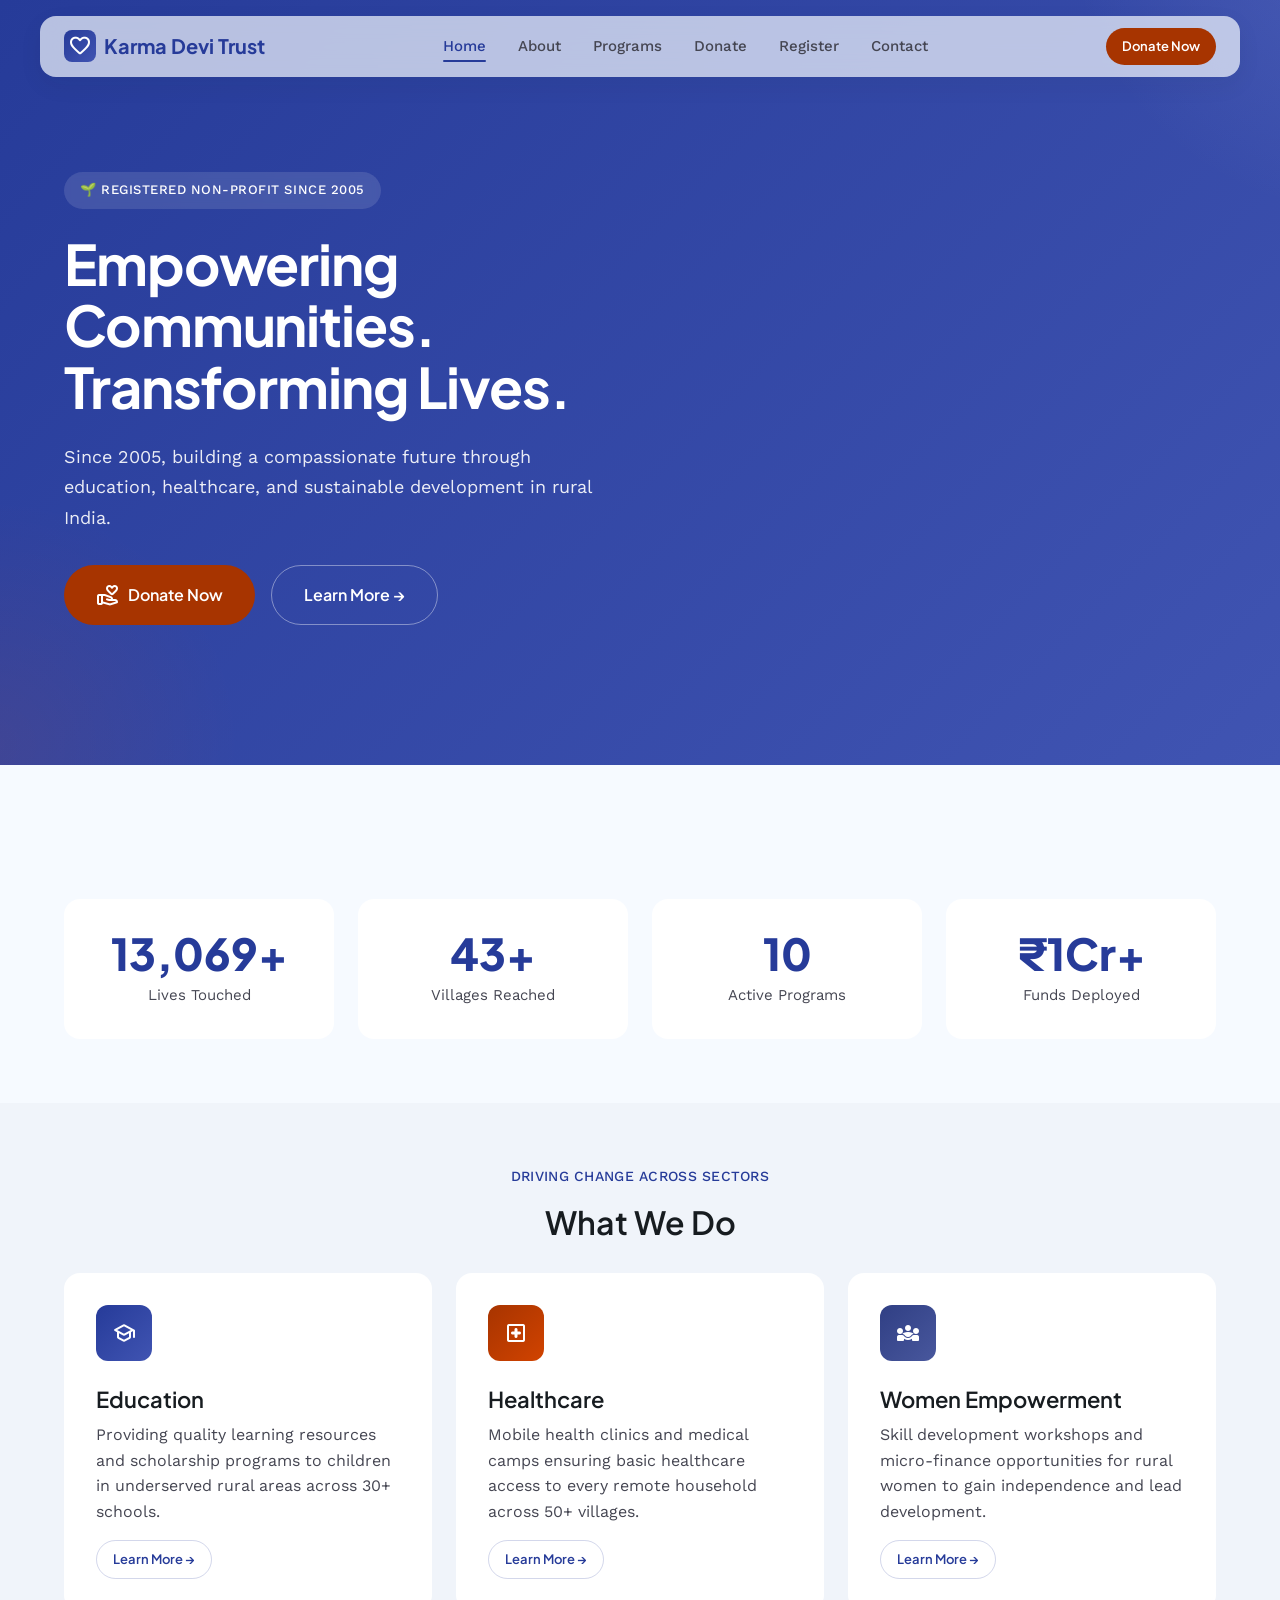
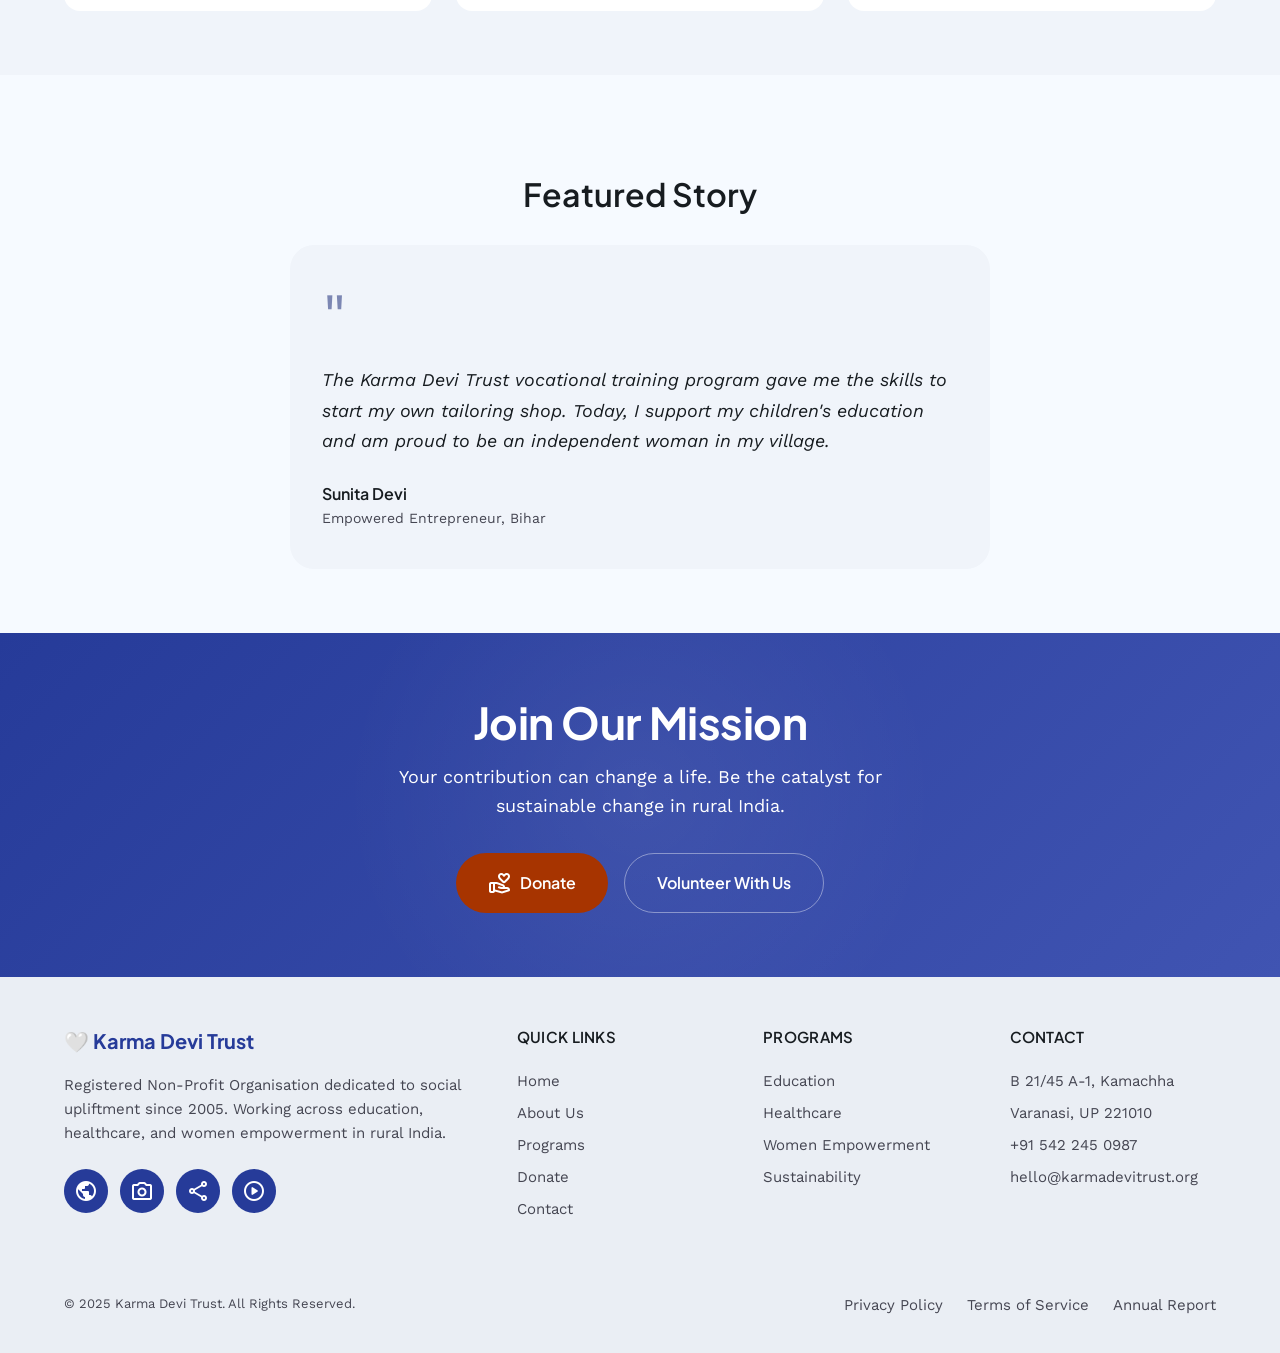
<file: index.html>
<!DOCTYPE html>
<html lang="en">
<head>
  <meta charset="UTF-8">
  <meta name="viewport" content="width=device-width, initial-scale=1.0">
  <title>Karma Devi Trust | Empowering Communities. Transforming Lives.</title>
  <meta name="description" content="Since 2005, Karma Devi Trust has been building a compassionate future through education, healthcare, and sustainable development in rural India.">
  <link rel="stylesheet" href="css/style.css">
  <link rel="stylesheet" href="https://fonts.googleapis.com/css2?family=Material+Symbols+Rounded:opsz,wght,FILL,GRAD@24,400,1,0">
</head>
<body>

  <!-- Navigation -->
  <nav class="navbar" id="navbar">
    <div class="navbar__inner">
      <a href="index.html" class="navbar__brand">
        <span class="navbar__brand-icon">
          <span class="material-symbols-rounded">favorite</span>
        </span>
        Karma Devi Trust
      </a>
      <div class="navbar__links">
        <a href="index.html" class="navbar__link navbar__link--active">Home</a>
        <a href="about.html" class="navbar__link">About</a>
        <a href="programs.html" class="navbar__link">Programs</a>
        <a href="donate.html" class="navbar__link">Donate</a>
        <a href="register.html" class="navbar__link">Register</a>
        <a href="contact.html" class="navbar__link">Contact</a>
      </div>
      <a href="donate.html" class="btn btn--secondary btn--sm btn--pill navbar__cta">Donate Now</a>
      <div class="navbar__hamburger" id="hamburger">
        <span></span>
        <span></span>
        <span></span>
      </div>
    </div>
  </nav>

  <!-- Mobile Menu -->
  <div class="mobile-menu" id="mobile-menu">
    <a href="index.html">Home</a>
    <a href="about.html">About</a>
    <a href="programs.html">Programs</a>
    <a href="donate.html">Donate</a>
    <a href="register.html">Register</a>
    <a href="contact.html">Contact</a>
    <a href="donate.html" class="btn btn--secondary btn--pill" style="margin-top: 1rem;">Donate Now</a>
  </div>

  <!-- Hero Section -->
  <section class="hero" id="hero">
    <div class="container">
      <div class="hero__content">
        <span class="hero__label">🌱 Registered Non-Profit since 2005</span>
        <h1 class="display-lg hero__title">Empowering Communities.<br>Transforming Lives.</h1>
        <p class="hero__subtitle body-lg">Since 2005, building a compassionate future through education, healthcare, and sustainable development in rural India.</p>
        <div class="hero__actions">
          <a href="donate.html" class="btn btn--secondary btn--lg btn--pill">
            <span class="material-symbols-rounded">volunteer_activism</span>
            Donate Now
          </a>
          <a href="about.html" class="btn btn--ghost btn--lg btn--pill">Learn More →</a>
        </div>
      </div>
    </div>
  </section>

  <!-- Impact Stats -->
  <section class="section" id="impact">
    <div class="container">
      <h2 class="headline-lg text-center mb-8 animate-on-scroll">Impact at a Glance</h2>
      <div class="stats-grid">
        <div class="card stat-card animate-on-scroll animate-delay-1">
          <div class="stat-card__number" data-count="15000" data-suffix="+">0</div>
          <div class="stat-card__label body-md">Lives Touched</div>
        </div>
        <div class="card stat-card animate-on-scroll animate-delay-2">
          <div class="stat-card__number" data-count="50" data-suffix="+">0</div>
          <div class="stat-card__label body-md">Villages Reached</div>
        </div>
        <div class="card stat-card animate-on-scroll animate-delay-3">
          <div class="stat-card__number" data-count="12">0</div>
          <div class="stat-card__label body-md">Active Programs</div>
        </div>
        <div class="card stat-card animate-on-scroll animate-delay-4">
          <div class="stat-card__number" data-count="2" data-prefix="₹" data-suffix="Cr+">0</div>
          <div class="stat-card__label body-md">Funds Deployed</div>
        </div>
      </div>
    </div>
  </section>

  <!-- What We Do -->
  <section class="section bg-surface-low" id="what-we-do">
    <div class="container">
      <div class="label-lg text-primary text-center mb-4 animate-on-scroll">Driving Change Across Sectors</div>
      <h2 class="headline-lg text-center mb-8 animate-on-scroll">What We Do</h2>
      <div class="grid-3">
        <div class="card program-card animate-on-scroll animate-delay-1">
          <div class="program-card__icon program-card__icon--education">
            <span class="material-symbols-rounded">school</span>
          </div>
          <div>
            <h3 class="title-lg program-card__title">Education</h3>
            <p class="body-md program-card__desc">Providing quality learning resources and scholarship programs to children in underserved rural areas across 30+ schools.</p>
            <a href="programs.html" class="btn btn--ghost-dark btn--sm btn--pill">Learn More →</a>
          </div>
        </div>
        <div class="card program-card animate-on-scroll animate-delay-2">
          <div class="program-card__icon program-card__icon--health">
            <span class="material-symbols-rounded">local_hospital</span>
          </div>
          <div>
            <h3 class="title-lg program-card__title">Healthcare</h3>
            <p class="body-md program-card__desc">Mobile health clinics and medical camps ensuring basic healthcare access to every remote household across 50+ villages.</p>
            <a href="programs.html" class="btn btn--ghost-dark btn--sm btn--pill">Learn More →</a>
          </div>
        </div>
        <div class="card program-card animate-on-scroll animate-delay-3">
          <div class="program-card__icon program-card__icon--women">
            <span class="material-symbols-rounded">diversity_3</span>
          </div>
          <div>
            <h3 class="title-lg program-card__title">Women Empowerment</h3>
            <p class="body-md program-card__desc">Skill development workshops and micro-finance opportunities for rural women to gain independence and lead development.</p>
            <a href="programs.html" class="btn btn--ghost-dark btn--sm btn--pill">Learn More →</a>
          </div>
        </div>
      </div>
    </div>
  </section>

  <!-- Featured Story / Testimonial -->
  <section class="section" id="stories">
    <div class="container">
      <div class="label-lg text-tertiary text-center mb-4 animate-on-scroll">Stories of Impact</div>
      <h2 class="headline-lg text-center mb-8 animate-on-scroll">Featured Story</h2>
      <div class="testimonial animate-on-scroll" style="max-width: 700px; margin: 0 auto;">
        <div class="testimonial__quote-mark">"</div>
        <p class="testimonial__text">The Karma Devi Trust vocational training program gave me the skills to start my own tailoring shop. Today, I support my children's education and am proud to be an independent woman in my village.</p>
        <div class="testimonial__author">Sunita Devi</div>
        <div class="testimonial__role">Empowered Entrepreneur, Bihar</div>
      </div>
    </div>
  </section>

  <!-- CTA Section -->
  <section class="cta-section" id="join-mission">
    <div class="container">
      <div class="cta-section__content">
        <h2 class="display-md cta-section__title animate-on-scroll">Join Our Mission</h2>
        <p class="body-lg cta-section__subtitle animate-on-scroll">Your contribution can change a life. Be the catalyst for sustainable change in rural India.</p>
        <div class="cta-section__actions animate-on-scroll">
          <a href="donate.html" class="btn btn--secondary btn--lg btn--pill">
            <span class="material-symbols-rounded">volunteer_activism</span>
            Donate
          </a>
          <a href="contact.html" class="btn btn--ghost btn--lg btn--pill">Volunteer With Us</a>
        </div>
      </div>
    </div>
  </section>

  <!-- Footer -->
  <footer class="footer" id="footer">
    <div class="container">
      <div class="footer__grid">
        <div>
          <div class="footer__brand">🤍 Karma Devi Trust</div>
          <p class="footer__desc">Registered Non-Profit Organisation dedicated to social upliftment since 2005. Working across education, healthcare, and women empowerment in rural India.</p>
          <div class="social-links">
            <a href="#" class="social-link" aria-label="Facebook"><span class="material-symbols-rounded">public</span></a>
            <a href="#" class="social-link" aria-label="Instagram"><span class="material-symbols-rounded">photo_camera</span></a>
            <a href="#" class="social-link" aria-label="Twitter"><span class="material-symbols-rounded">share</span></a>
            <a href="#" class="social-link" aria-label="YouTube"><span class="material-symbols-rounded">play_circle</span></a>
          </div>
        </div>
        <div>
          <div class="footer__heading">Quick Links</div>
          <a href="index.html" class="footer__link">Home</a>
          <a href="about.html" class="footer__link">About Us</a>
          <a href="programs.html" class="footer__link">Programs</a>
          <a href="donate.html" class="footer__link">Donate</a>
          <a href="contact.html" class="footer__link">Contact</a>
        </div>
        <div>
          <div class="footer__heading">Programs</div>
          <a href="programs.html" class="footer__link">Education</a>
          <a href="programs.html" class="footer__link">Healthcare</a>
          <a href="programs.html" class="footer__link">Women Empowerment</a>
          <a href="programs.html" class="footer__link">Sustainability</a>
        </div>
        <div>
          <div class="footer__heading">Contact</div>
          <a href="contact.html" class="footer__link">B 21/45 A-1, Kamachha</a>
          <a href="contact.html" class="footer__link">Varanasi, UP 221010</a>
          <a href="tel:+915422450987" class="footer__link">+91 542 245 0987</a>
          <a href="mailto:hello@karmadevitrust.org" class="footer__link">hello@karmadevitrust.org</a>
        </div>
      </div>
      <div class="footer__bottom">
        <span>© 2025 Karma Devi Trust. All Rights Reserved.</span>
        <div class="footer__bottom-links">
          <a href="#" class="footer__link">Privacy Policy</a>
          <a href="#" class="footer__link">Terms of Service</a>
          <a href="#" class="footer__link">Annual Report</a>
        </div>
      </div>
    </div>
  </footer>

  <script src="js/main.js"></script>
</body>
</html>
</file>
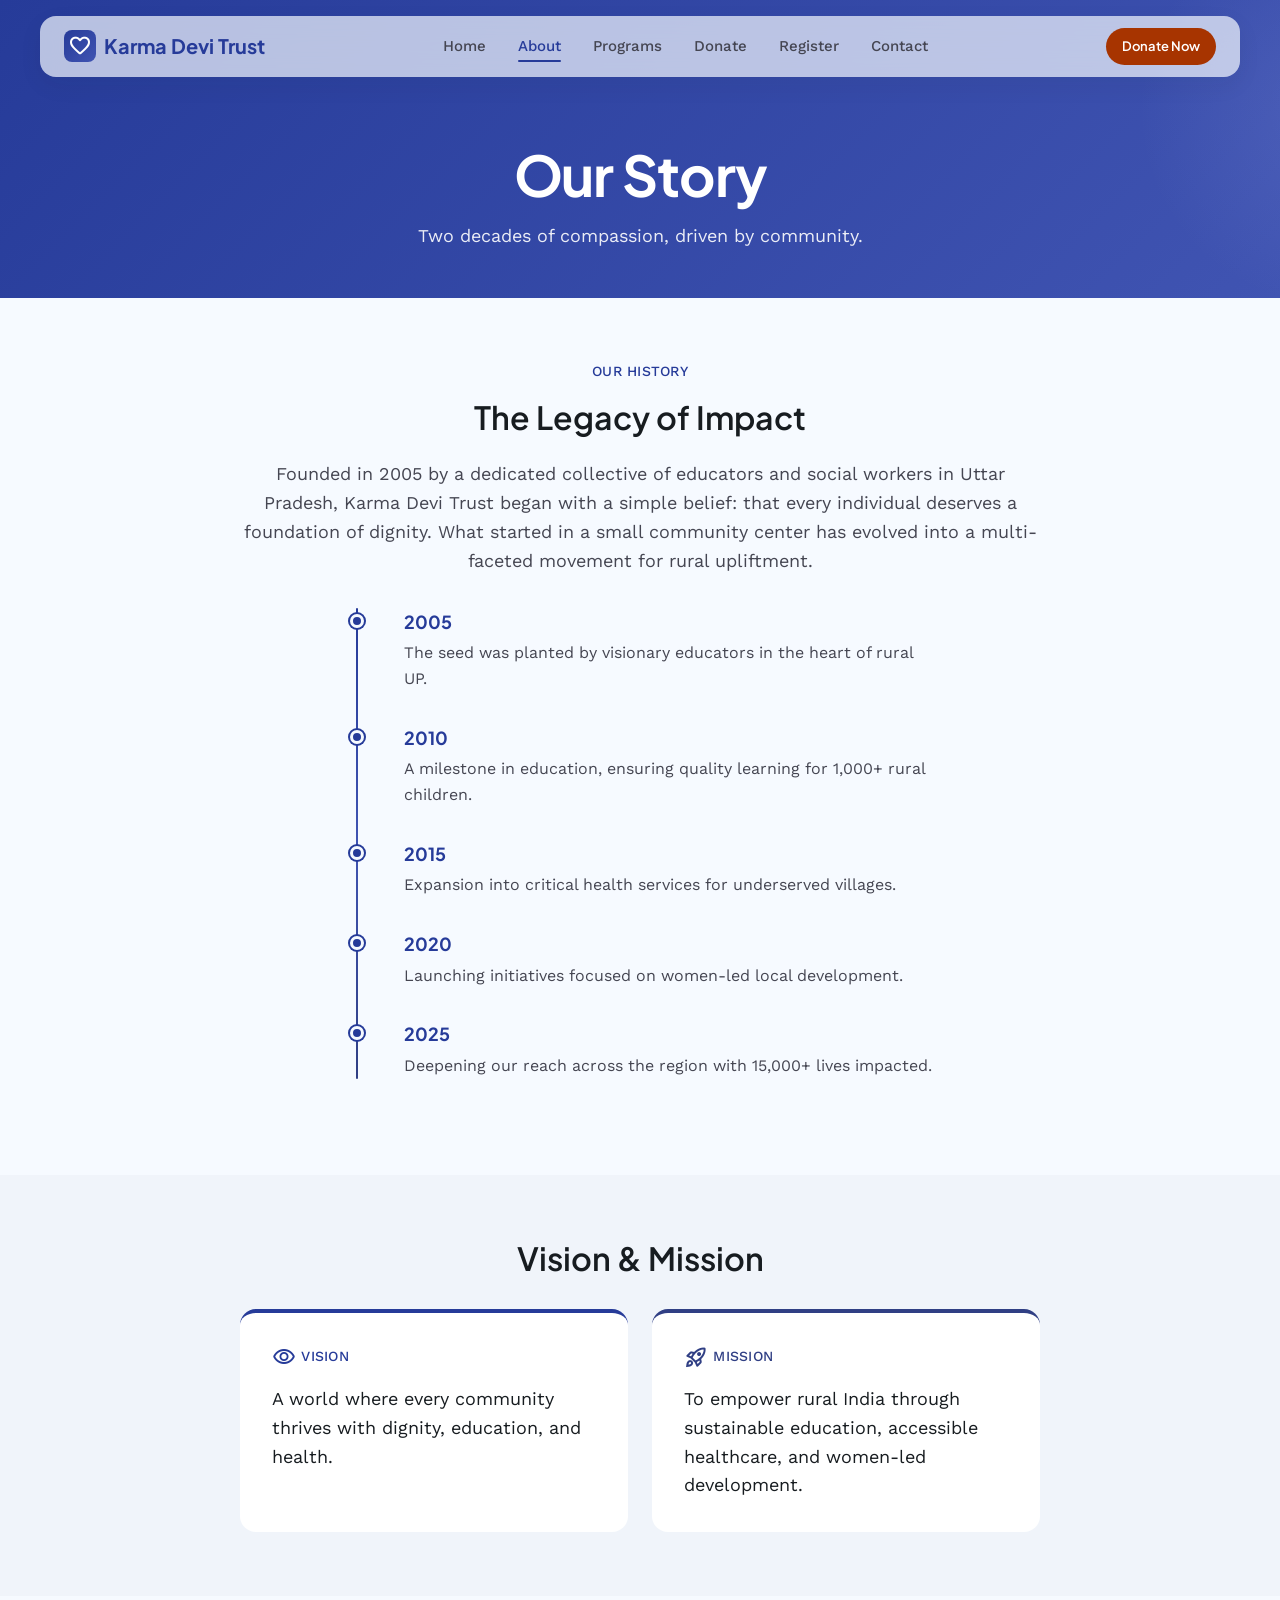
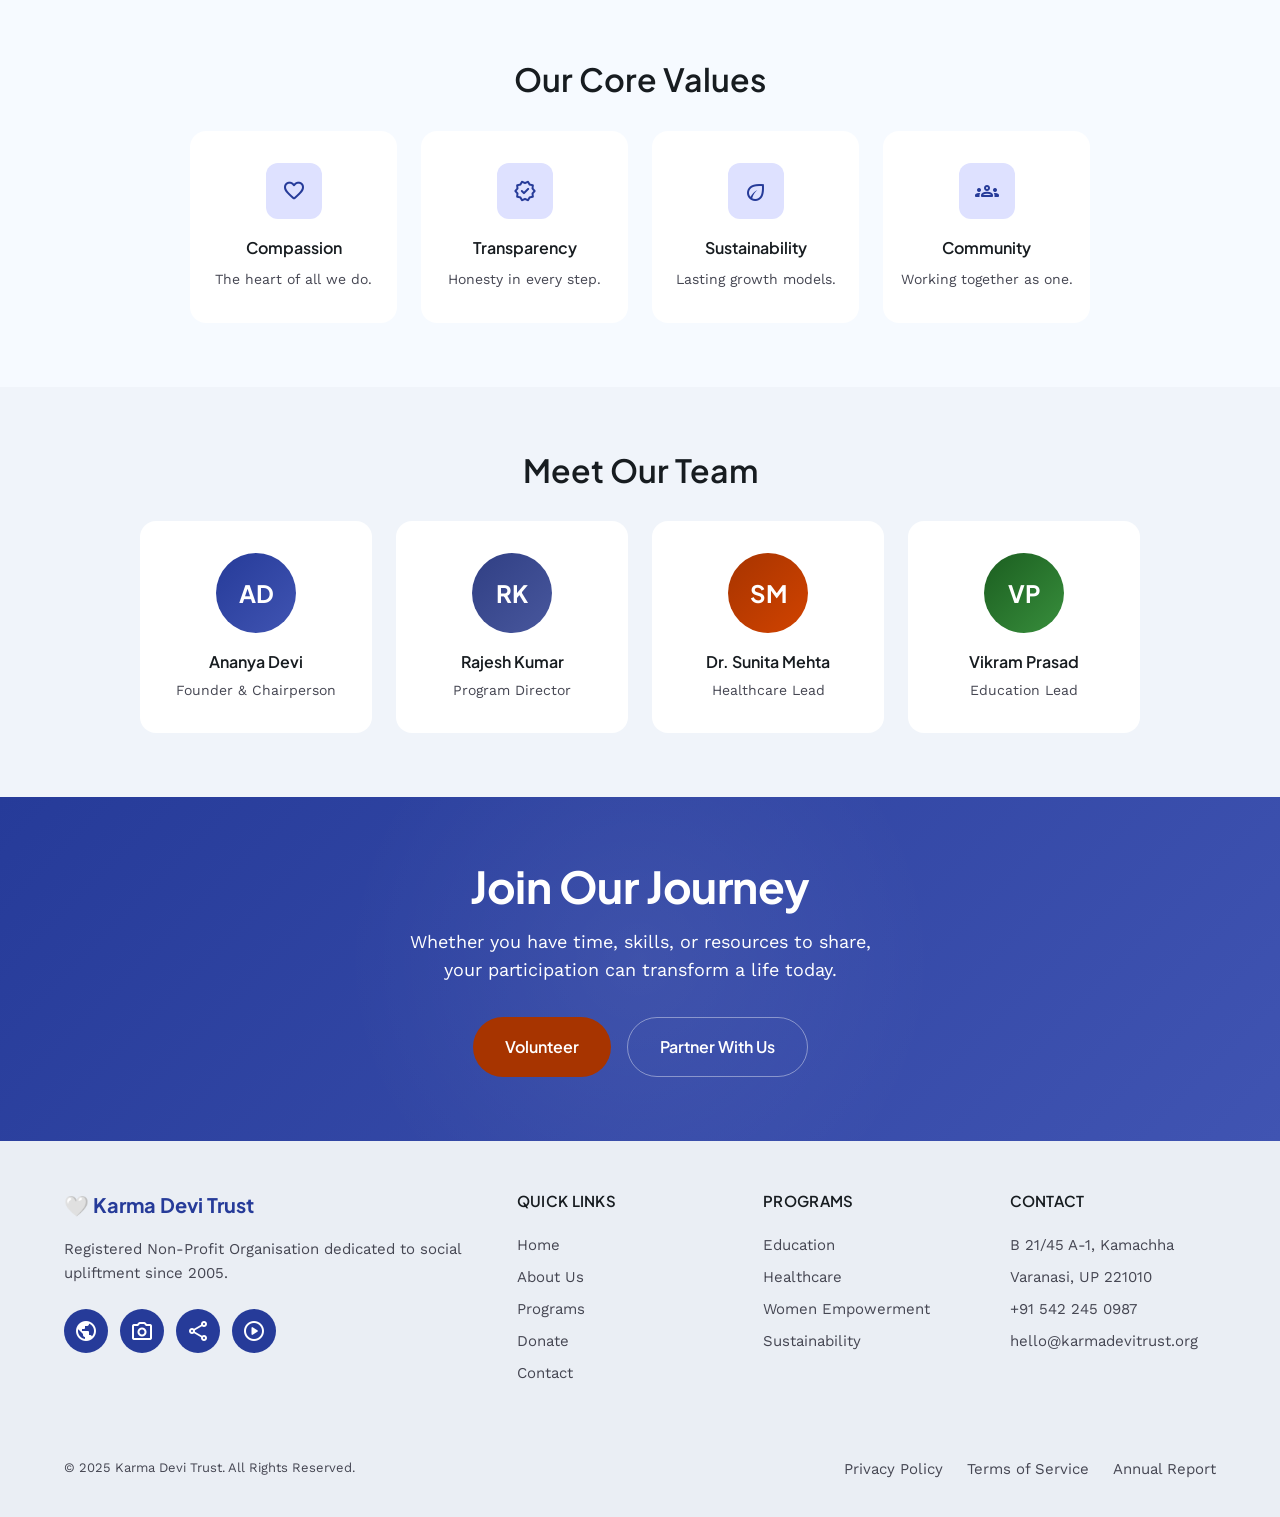
<file: about.html>
<!DOCTYPE html>
<html lang="en">
<head>
  <meta charset="UTF-8">
  <meta name="viewport" content="width=device-width, initial-scale=1.0">
  <title>About Us | Karma Devi Trust</title>
  <meta name="description" content="Learn about Karma Devi Trust's two-decade journey of compassion, our mission, vision, values, and the team driving change in rural India.">
  <link rel="stylesheet" href="css/style.css">
  <link rel="stylesheet" href="https://fonts.googleapis.com/css2?family=Material+Symbols+Rounded:opsz,wght,FILL,GRAD@24,400,1,0">
</head>
<body>

  <!-- Navigation -->
  <nav class="navbar" id="navbar">
    <div class="navbar__inner">
      <a href="index.html" class="navbar__brand">
        <span class="navbar__brand-icon">
          <span class="material-symbols-rounded">favorite</span>
        </span>
        Karma Devi Trust
      </a>
      <div class="navbar__links">
        <a href="index.html" class="navbar__link">Home</a>
        <a href="about.html" class="navbar__link navbar__link--active">About</a>
        <a href="programs.html" class="navbar__link">Programs</a>
        <a href="donate.html" class="navbar__link">Donate</a>
        <a href="register.html" class="navbar__link">Register</a>
        <a href="contact.html" class="navbar__link">Contact</a>
      </div>
      <a href="donate.html" class="btn btn--secondary btn--sm btn--pill navbar__cta">Donate Now</a>
      <div class="navbar__hamburger" id="hamburger">
        <span></span><span></span><span></span>
      </div>
    </div>
  </nav>

  <div class="mobile-menu" id="mobile-menu">
    <a href="index.html">Home</a>
    <a href="about.html">About</a>
    <a href="programs.html">Programs</a>
    <a href="donate.html">Donate</a>
    <a href="register.html">Register</a>
    <a href="contact.html">Contact</a>
    <a href="donate.html" class="btn btn--secondary btn--pill" style="margin-top: 1rem;">Donate Now</a>
  </div>

  <!-- Page Hero -->
  <section class="page-hero">
    <div class="container">
      <h1 class="display-lg">Our Story</h1>
      <p class="page-hero__subtitle body-lg">Two decades of compassion, driven by community.</p>
    </div>
  </section>

  <!-- Our Journey / Timeline -->
  <section class="section" id="journey">
    <div class="container">
      <div class="label-lg text-primary text-center mb-4 animate-on-scroll">Our History</div>
      <h2 class="headline-lg text-center mb-6 animate-on-scroll">The Legacy of Impact</h2>
      <p class="body-lg text-muted text-center max-w-xl mx-auto mb-8 animate-on-scroll">
        Founded in 2005 by a dedicated collective of educators and social workers in Uttar Pradesh,
        Karma Devi Trust began with a simple belief: that every individual deserves a foundation of dignity.
        What started in a small community center has evolved into a multi-faceted movement for rural upliftment.
      </p>

      <div class="timeline" style="max-width: 600px; margin: 0 auto;">
        <div class="timeline__item animate-on-scroll animate-delay-1">
          <div class="timeline__year">2005</div>
          <div class="timeline__text body-md">The seed was planted by visionary educators in the heart of rural UP.</div>
        </div>
        <div class="timeline__item animate-on-scroll animate-delay-2">
          <div class="timeline__year">2010</div>
          <div class="timeline__text body-md">A milestone in education, ensuring quality learning for 1,000+ rural children.</div>
        </div>
        <div class="timeline__item animate-on-scroll animate-delay-3">
          <div class="timeline__year">2015</div>
          <div class="timeline__text body-md">Expansion into critical health services for underserved villages.</div>
        </div>
        <div class="timeline__item animate-on-scroll animate-delay-4">
          <div class="timeline__year">2020</div>
          <div class="timeline__text body-md">Launching initiatives focused on women-led local development.</div>
        </div>
        <div class="timeline__item animate-on-scroll">
          <div class="timeline__year">2025</div>
          <div class="timeline__text body-md">Deepening our reach across the region with 15,000+ lives impacted.</div>
        </div>
      </div>
    </div>
  </section>

  <!-- Vision & Mission -->
  <section class="section bg-surface-low" id="vision-mission">
    <div class="container">
      <h2 class="headline-lg text-center mb-8 animate-on-scroll">Vision & Mission</h2>
      <div class="grid-2" style="max-width: 800px; margin: 0 auto;">
        <div class="card animate-on-scroll animate-delay-1" style="border-top: 4px solid var(--primary);">
          <div class="label-lg text-primary mb-4">
            <span class="material-symbols-rounded" style="vertical-align: middle;">visibility</span> Vision
          </div>
          <p class="body-lg">A world where every community thrives with dignity, education, and health.</p>
        </div>
        <div class="card animate-on-scroll animate-delay-2" style="border-top: 4px solid var(--tertiary);">
          <div class="label-lg text-tertiary mb-4">
            <span class="material-symbols-rounded" style="vertical-align: middle;">rocket_launch</span> Mission
          </div>
          <p class="body-lg">To empower rural India through sustainable education, accessible healthcare, and women-led development.</p>
        </div>
      </div>
    </div>
  </section>

  <!-- Our Values -->
  <section class="section" id="values">
    <div class="container">
      <h2 class="headline-lg text-center mb-8 animate-on-scroll">Our Core Values</h2>
      <div class="grid-4" style="max-width: 900px; margin: 0 auto;">
        <div class="card value-card animate-on-scroll animate-delay-1">
          <div class="value-card__icon">
            <span class="material-symbols-rounded">favorite</span>
          </div>
          <div class="value-card__title">Compassion</div>
          <div class="value-card__desc">The heart of all we do.</div>
        </div>
        <div class="card value-card animate-on-scroll animate-delay-2">
          <div class="value-card__icon">
            <span class="material-symbols-rounded">verified</span>
          </div>
          <div class="value-card__title">Transparency</div>
          <div class="value-card__desc">Honesty in every step.</div>
        </div>
        <div class="card value-card animate-on-scroll animate-delay-3">
          <div class="value-card__icon">
            <span class="material-symbols-rounded">eco</span>
          </div>
          <div class="value-card__title">Sustainability</div>
          <div class="value-card__desc">Lasting growth models.</div>
        </div>
        <div class="card value-card animate-on-scroll animate-delay-4">
          <div class="value-card__icon">
            <span class="material-symbols-rounded">groups</span>
          </div>
          <div class="value-card__title">Community</div>
          <div class="value-card__desc">Working together as one.</div>
        </div>
      </div>
    </div>
  </section>

  <!-- Meet Our Team -->
  <section class="section bg-surface-low" id="team">
    <div class="container">
      <h2 class="headline-lg text-center mb-8 animate-on-scroll">Meet Our Team</h2>
      <div class="grid-4" style="max-width: 1000px; margin: 0 auto;">
        <div class="card team-card animate-on-scroll animate-delay-1">
          <div class="team-card__avatar" style="background: linear-gradient(135deg, var(--primary), var(--primary-container));">AD</div>
          <div class="team-card__name">Ananya Devi</div>
          <div class="team-card__role">Founder & Chairperson</div>
        </div>
        <div class="card team-card animate-on-scroll animate-delay-2">
          <div class="team-card__avatar" style="background: linear-gradient(135deg, var(--tertiary), var(--tertiary-container));">RK</div>
          <div class="team-card__name">Rajesh Kumar</div>
          <div class="team-card__role">Program Director</div>
        </div>
        <div class="card team-card animate-on-scroll animate-delay-3">
          <div class="team-card__avatar" style="background: linear-gradient(135deg, var(--secondary), var(--secondary-container));">SM</div>
          <div class="team-card__name">Dr. Sunita Mehta</div>
          <div class="team-card__role">Healthcare Lead</div>
        </div>
        <div class="card team-card animate-on-scroll animate-delay-4">
          <div class="team-card__avatar" style="background: linear-gradient(135deg, #1b5e20, #388e3c);">VP</div>
          <div class="team-card__name">Vikram Prasad</div>
          <div class="team-card__role">Education Lead</div>
        </div>
      </div>
    </div>
  </section>

  <!-- CTA -->
  <section class="cta-section" id="join-journey">
    <div class="container">
      <div class="cta-section__content">
        <h2 class="display-md cta-section__title animate-on-scroll">Join Our Journey</h2>
        <p class="body-lg cta-section__subtitle animate-on-scroll">Whether you have time, skills, or resources to share, your participation can transform a life today.</p>
        <div class="cta-section__actions animate-on-scroll">
          <a href="contact.html" class="btn btn--secondary btn--lg btn--pill">Volunteer</a>
          <a href="contact.html" class="btn btn--ghost btn--lg btn--pill">Partner With Us</a>
        </div>
      </div>
    </div>
  </section>

  <!-- Footer -->
  <footer class="footer">
    <div class="container">
      <div class="footer__grid">
        <div>
          <div class="footer__brand">🤍 Karma Devi Trust</div>
          <p class="footer__desc">Registered Non-Profit Organisation dedicated to social upliftment since 2005.</p>
          <div class="social-links">
            <a href="#" class="social-link" aria-label="Facebook"><span class="material-symbols-rounded">public</span></a>
            <a href="#" class="social-link" aria-label="Instagram"><span class="material-symbols-rounded">photo_camera</span></a>
            <a href="#" class="social-link" aria-label="Twitter"><span class="material-symbols-rounded">share</span></a>
            <a href="#" class="social-link" aria-label="YouTube"><span class="material-symbols-rounded">play_circle</span></a>
          </div>
        </div>
        <div>
          <div class="footer__heading">Quick Links</div>
          <a href="index.html" class="footer__link">Home</a>
          <a href="about.html" class="footer__link">About Us</a>
          <a href="programs.html" class="footer__link">Programs</a>
          <a href="donate.html" class="footer__link">Donate</a>
          <a href="contact.html" class="footer__link">Contact</a>
        </div>
        <div>
          <div class="footer__heading">Programs</div>
          <a href="programs.html" class="footer__link">Education</a>
          <a href="programs.html" class="footer__link">Healthcare</a>
          <a href="programs.html" class="footer__link">Women Empowerment</a>
          <a href="programs.html" class="footer__link">Sustainability</a>
        </div>
        <div>
          <div class="footer__heading">Contact</div>
          <a href="contact.html" class="footer__link">B 21/45 A-1, Kamachha</a>
          <a href="contact.html" class="footer__link">Varanasi, UP 221010</a>
          <a href="tel:+915422450987" class="footer__link">+91 542 245 0987</a>
          <a href="mailto:hello@karmadevitrust.org" class="footer__link">hello@karmadevitrust.org</a>
        </div>
      </div>
      <div class="footer__bottom">
        <span>© 2025 Karma Devi Trust. All Rights Reserved.</span>
        <div class="footer__bottom-links">
          <a href="#" class="footer__link">Privacy Policy</a>
          <a href="#" class="footer__link">Terms of Service</a>
          <a href="#" class="footer__link">Annual Report</a>
        </div>
      </div>
    </div>
  </footer>

  <script src="js/main.js"></script>
</body>
</html>
</file>
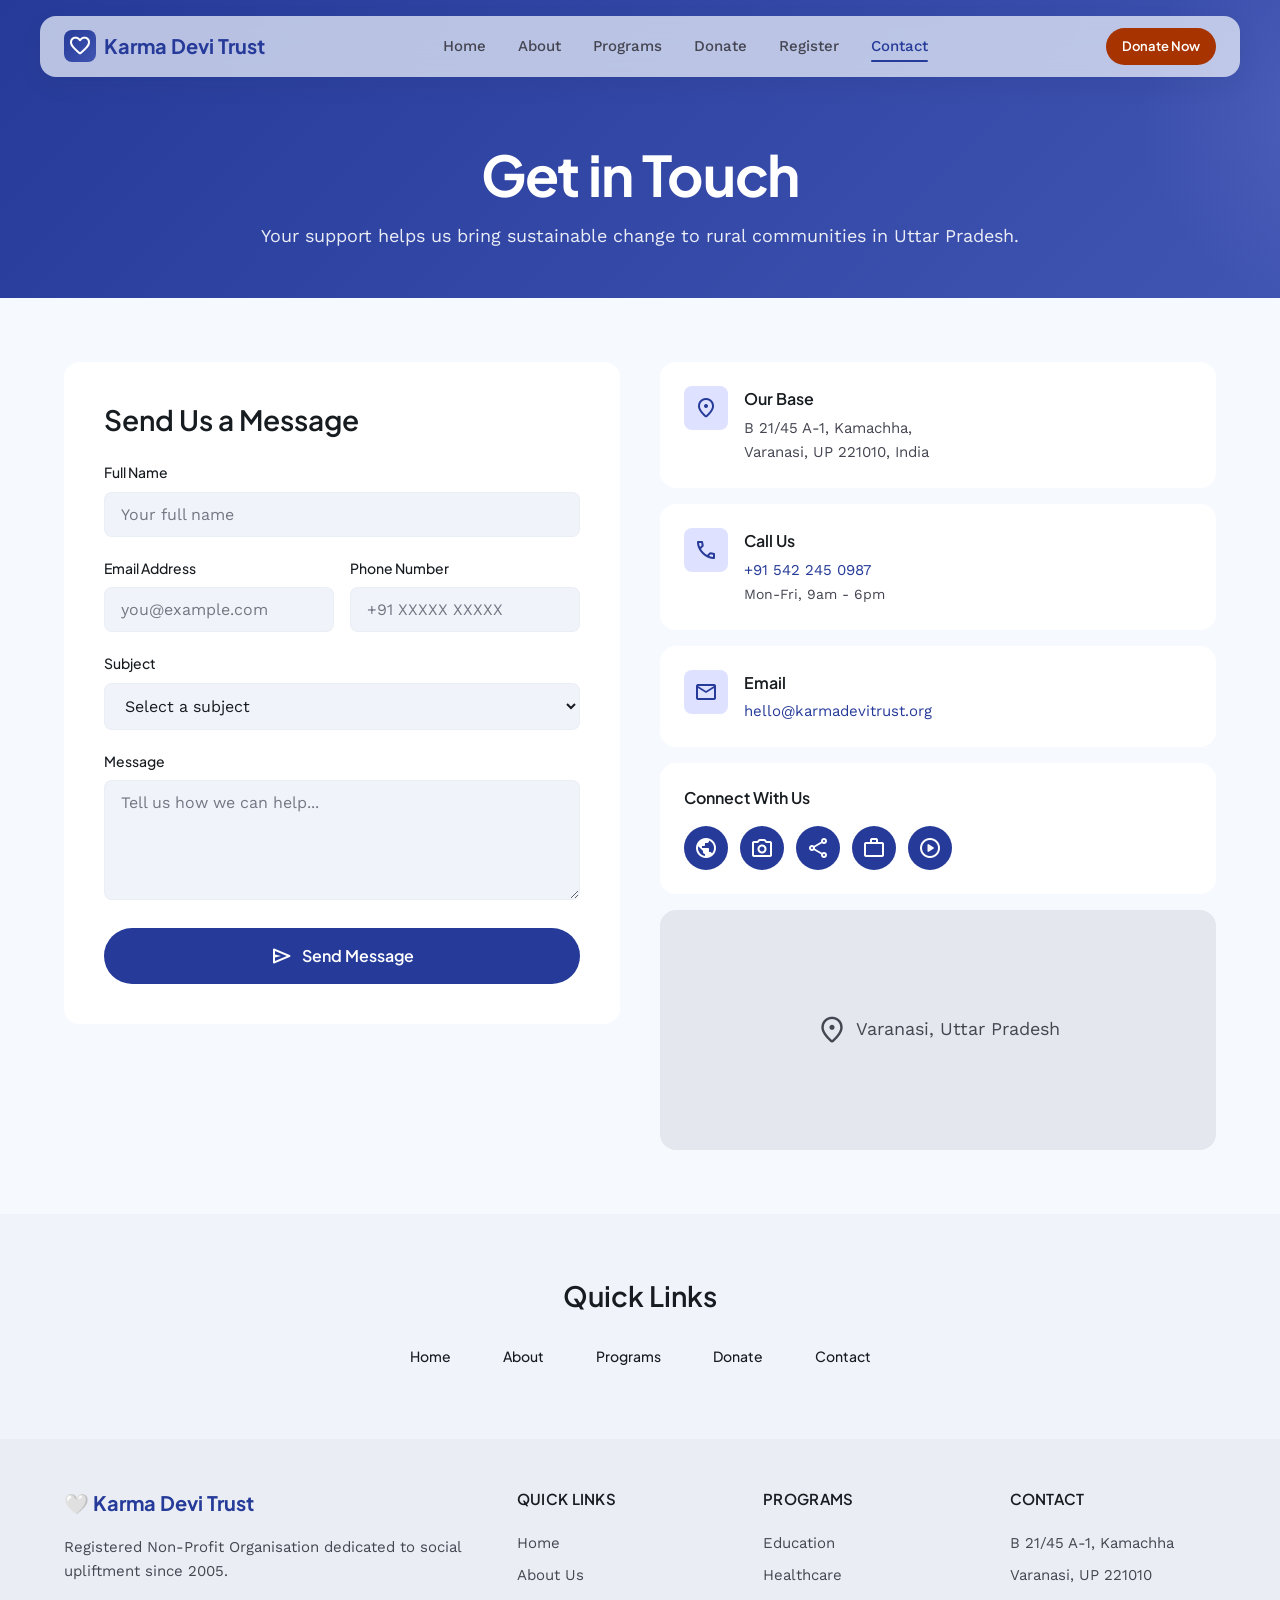
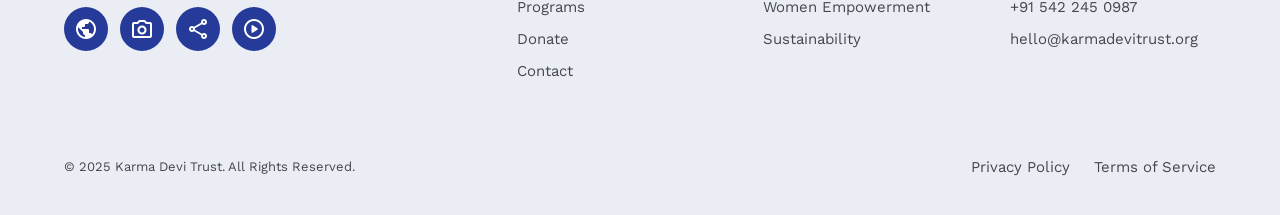
<file: contact.html>
<!DOCTYPE html>
<html lang="en">
<head>
  <meta charset="UTF-8">
  <meta name="viewport" content="width=device-width, initial-scale=1.0">
  <title>Contact Us | Karma Devi Trust</title>
  <meta name="description" content="Get in touch with Karma Devi Trust. Reach out for partnerships, volunteering, donations, or general inquiries. Based in Varanasi, Uttar Pradesh.">
  <link rel="stylesheet" href="css/style.css">
  <link rel="stylesheet" href="https://fonts.googleapis.com/css2?family=Material+Symbols+Rounded:opsz,wght,FILL,GRAD@24,400,1,0">
</head>
<body>

  <!-- Navigation -->
  <nav class="navbar" id="navbar">
    <div class="navbar__inner">
      <a href="index.html" class="navbar__brand">
        <span class="navbar__brand-icon"><span class="material-symbols-rounded">favorite</span></span>
        Karma Devi Trust
      </a>
      <div class="navbar__links">
        <a href="index.html" class="navbar__link">Home</a>
        <a href="about.html" class="navbar__link">About</a>
        <a href="programs.html" class="navbar__link">Programs</a>
        <a href="donate.html" class="navbar__link">Donate</a>
        <a href="register.html" class="navbar__link">Register</a>
        <a href="contact.html" class="navbar__link navbar__link--active">Contact</a>
      </div>
      <a href="donate.html" class="btn btn--secondary btn--sm btn--pill navbar__cta">Donate Now</a>
      <div class="navbar__hamburger" id="hamburger"><span></span><span></span><span></span></div>
    </div>
  </nav>

  <div class="mobile-menu" id="mobile-menu">
    <a href="index.html">Home</a><a href="about.html">About</a><a href="programs.html">Programs</a>
    <a href="donate.html">Donate</a><a href="register.html">Register</a><a href="contact.html">Contact</a>
    <a href="donate.html" class="btn btn--secondary btn--pill" style="margin-top:1rem;">Donate Now</a>
  </div>

  <!-- Page Hero -->
  <section class="page-hero">
    <div class="container">
      <h1 class="display-lg">Get in Touch</h1>
      <p class="page-hero__subtitle body-lg">Your support helps us bring sustainable change to rural communities in Uttar Pradesh.</p>
    </div>
  </section>

  <!-- Contact Form + Info -->
  <section class="section" id="contact-main">
    <div class="container">
      <div class="grid-2" style="gap: var(--space-10); align-items: start;">

        <!-- Contact Form -->
        <div class="card animate-on-scroll" style="padding: var(--space-10);">
          <h2 class="headline-md mb-6">Send Us a Message</h2>
          <form id="contact-form">
            <div class="form-group">
              <label for="full-name">Full Name</label>
              <input type="text" id="full-name" name="fullName" class="form-input" placeholder="Your full name" required>
            </div>
            <div class="grid-2" style="gap: var(--space-4);">
              <div class="form-group">
                <label for="email">Email Address</label>
                <input type="email" id="email" name="email" class="form-input" placeholder="you@example.com" required>
              </div>
              <div class="form-group">
                <label for="phone">Phone Number</label>
                <input type="tel" id="phone" name="phone" class="form-input" placeholder="+91 XXXXX XXXXX">
              </div>
            </div>
            <div class="form-group">
              <label for="subject">Subject</label>
              <select id="subject" name="subject" class="form-select" required>
                <option value="" disabled selected>Select a subject</option>
                <option value="general">General Inquiry</option>
                <option value="volunteering">Volunteering</option>
                <option value="donations">Donations</option>
                <option value="partnership">Partnership</option>
                <option value="media">Media</option>
              </select>
            </div>
            <div class="form-group">
              <label for="message">Message</label>
              <textarea id="message" name="message" class="form-textarea" placeholder="Tell us how we can help..." required></textarea>
            </div>
            <button type="submit" class="btn btn--primary btn--lg btn--pill" style="width: 100%;">
              <span class="material-symbols-rounded">send</span>
              Send Message
            </button>
          </form>
        </div>

        <!-- Contact Info -->
        <div>
          <!-- Info Cards -->
          <div class="card contact-info-card animate-on-scroll animate-delay-1 mb-4">
            <div class="contact-info-card__icon">
              <span class="material-symbols-rounded">location_on</span>
            </div>
            <div>
              <div class="contact-info-card__title">Our Base</div>
              <div class="contact-info-card__text">B 21/45 A-1, Kamachha,<br>Varanasi, UP 221010, India</div>
            </div>
          </div>

          <div class="card contact-info-card animate-on-scroll animate-delay-2 mb-4">
            <div class="contact-info-card__icon">
              <span class="material-symbols-rounded">call</span>
            </div>
            <div>
              <div class="contact-info-card__title">Call Us</div>
              <div class="contact-info-card__text">
                <a href="tel:+915422450987" style="color: var(--primary);">+91 542 245 0987</a><br>
                <span class="body-sm text-muted">Mon-Fri, 9am - 6pm</span>
              </div>
            </div>
          </div>

          <div class="card contact-info-card animate-on-scroll animate-delay-3 mb-4">
            <div class="contact-info-card__icon">
              <span class="material-symbols-rounded">mail</span>
            </div>
            <div>
              <div class="contact-info-card__title">Email</div>
              <div class="contact-info-card__text">
                <a href="mailto:hello@karmadevitrust.org" style="color: var(--primary);">hello@karmadevitrust.org</a>
              </div>
            </div>
          </div>

          <!-- Social Links -->
          <div class="card animate-on-scroll animate-delay-4 mb-4" style="padding: var(--space-6);">
            <div class="title-md mb-4">Connect With Us</div>
            <div class="social-links">
              <a href="#" class="social-link" aria-label="Facebook"><span class="material-symbols-rounded">public</span></a>
              <a href="#" class="social-link" aria-label="Instagram"><span class="material-symbols-rounded">photo_camera</span></a>
              <a href="#" class="social-link" aria-label="Twitter"><span class="material-symbols-rounded">share</span></a>
              <a href="#" class="social-link" aria-label="LinkedIn"><span class="material-symbols-rounded">work</span></a>
              <a href="#" class="social-link" aria-label="YouTube"><span class="material-symbols-rounded">play_circle</span></a>
            </div>
          </div>

          <!-- Map Placeholder -->
          <div class="map-placeholder animate-on-scroll">
            <span class="material-symbols-rounded" style="font-size: 2rem;">location_on</span>
            <span>Varanasi, Uttar Pradesh</span>
          </div>
        </div>
      </div>
    </div>
  </section>

  <!-- Quick Links Section -->
  <section class="section bg-surface-low" id="quick-links">
    <div class="container text-center">
      <h3 class="headline-md mb-6 animate-on-scroll">Quick Links</h3>
      <div class="quick-links animate-on-scroll" style="justify-content: center;">
        <a href="index.html" class="quick-link">Home</a>
        <a href="about.html" class="quick-link">About</a>
        <a href="programs.html" class="quick-link">Programs</a>
        <a href="donate.html" class="quick-link">Donate</a>
        <a href="#contact-main" class="quick-link">Contact</a>
      </div>
    </div>
  </section>

  <!-- Footer -->
  <footer class="footer">
    <div class="container">
      <div class="footer__grid">
        <div>
          <div class="footer__brand">🤍 Karma Devi Trust</div>
          <p class="footer__desc">Registered Non-Profit Organisation dedicated to social upliftment since 2005.</p>
          <div class="social-links">
            <a href="#" class="social-link" aria-label="Facebook"><span class="material-symbols-rounded">public</span></a>
            <a href="#" class="social-link" aria-label="Instagram"><span class="material-symbols-rounded">photo_camera</span></a>
            <a href="#" class="social-link" aria-label="Twitter"><span class="material-symbols-rounded">share</span></a>
            <a href="#" class="social-link" aria-label="YouTube"><span class="material-symbols-rounded">play_circle</span></a>
          </div>
        </div>
        <div>
          <div class="footer__heading">Quick Links</div>
          <a href="index.html" class="footer__link">Home</a>
          <a href="about.html" class="footer__link">About Us</a>
          <a href="programs.html" class="footer__link">Programs</a>
          <a href="donate.html" class="footer__link">Donate</a>
          <a href="contact.html" class="footer__link">Contact</a>
        </div>
        <div>
          <div class="footer__heading">Programs</div>
          <a href="programs.html" class="footer__link">Education</a>
          <a href="programs.html" class="footer__link">Healthcare</a>
          <a href="programs.html" class="footer__link">Women Empowerment</a>
          <a href="programs.html" class="footer__link">Sustainability</a>
        </div>
        <div>
          <div class="footer__heading">Contact</div>
          <a href="contact.html" class="footer__link">B 21/45 A-1, Kamachha</a>
          <a href="contact.html" class="footer__link">Varanasi, UP 221010</a>
          <a href="tel:+915422450987" class="footer__link">+91 542 245 0987</a>
          <a href="mailto:hello@karmadevitrust.org" class="footer__link">hello@karmadevitrust.org</a>
        </div>
      </div>
      <div class="footer__bottom">
        <span>© 2025 Karma Devi Trust. All Rights Reserved.</span>
        <div class="footer__bottom-links">
          <a href="#" class="footer__link">Privacy Policy</a>
          <a href="#" class="footer__link">Terms of Service</a>
        </div>
      </div>
    </div>
  </footer>

  <script src="js/main.js"></script>
</body>
</html>
</file>
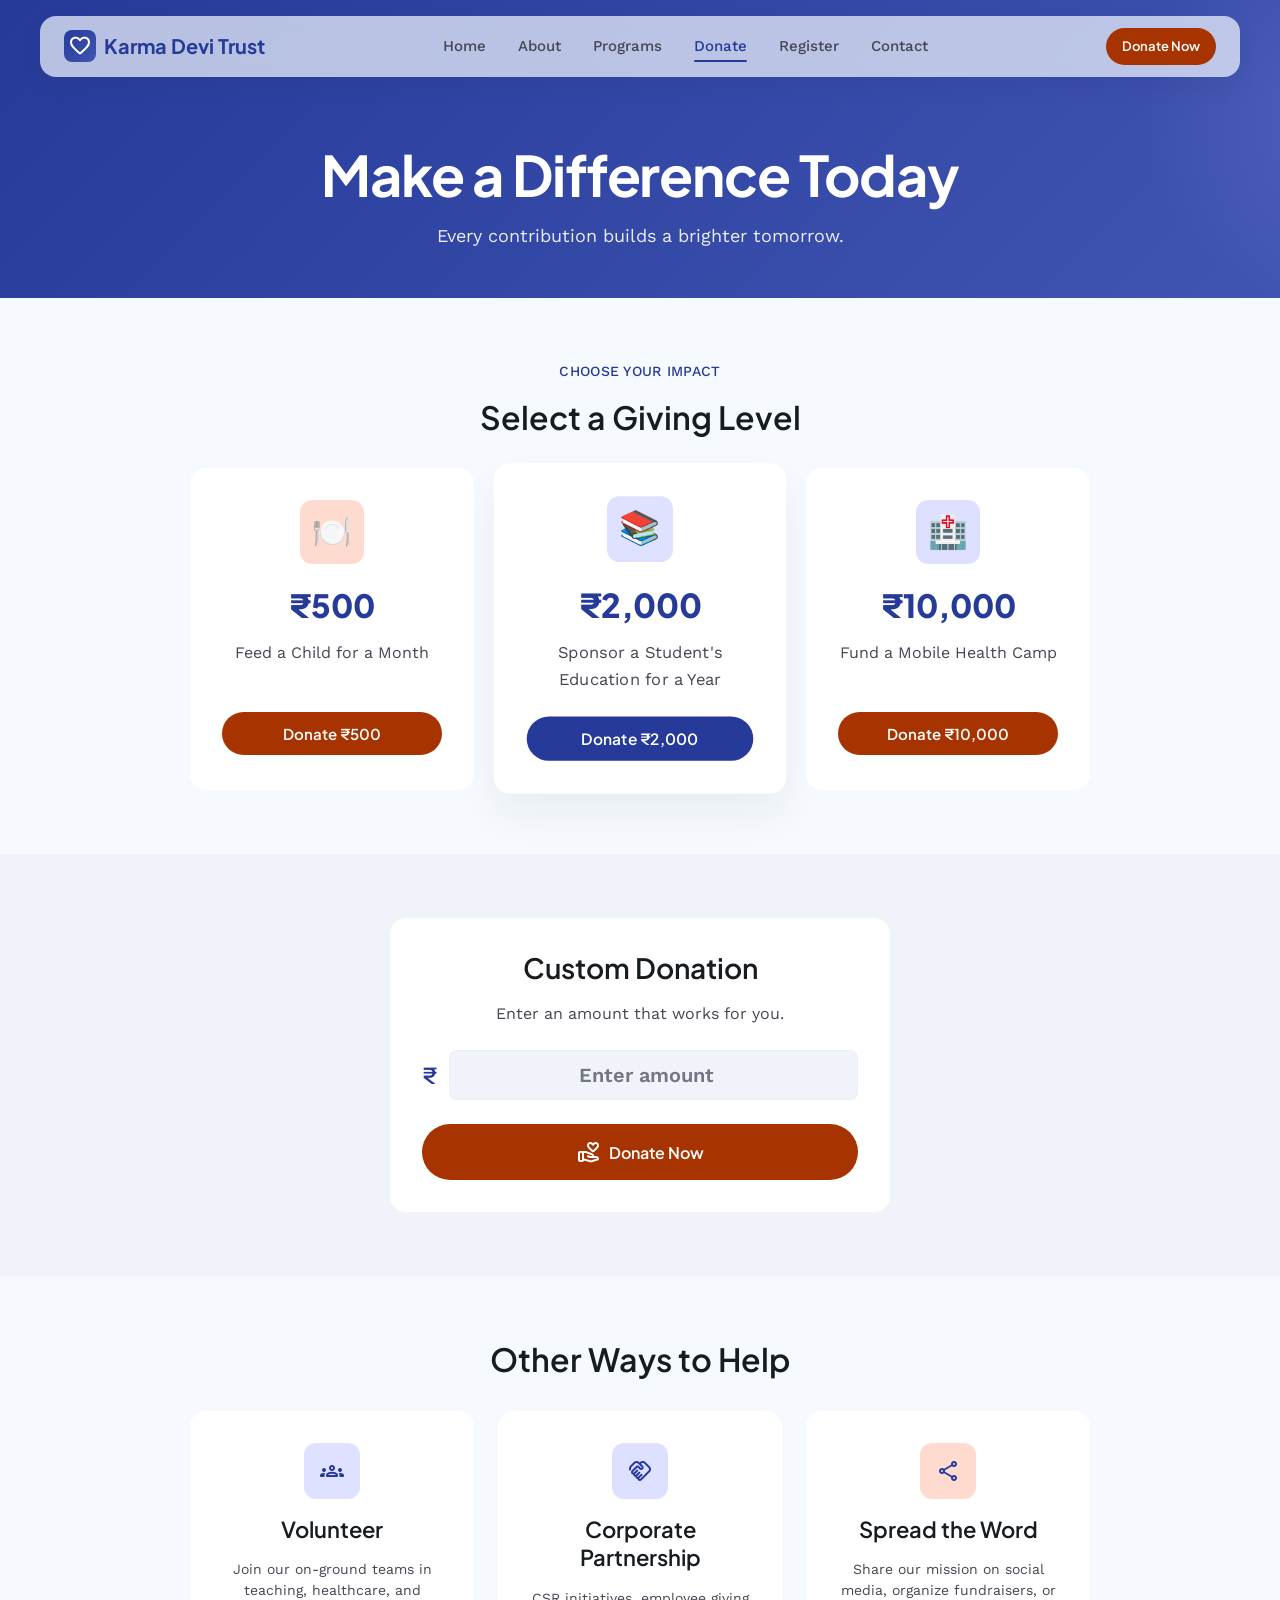
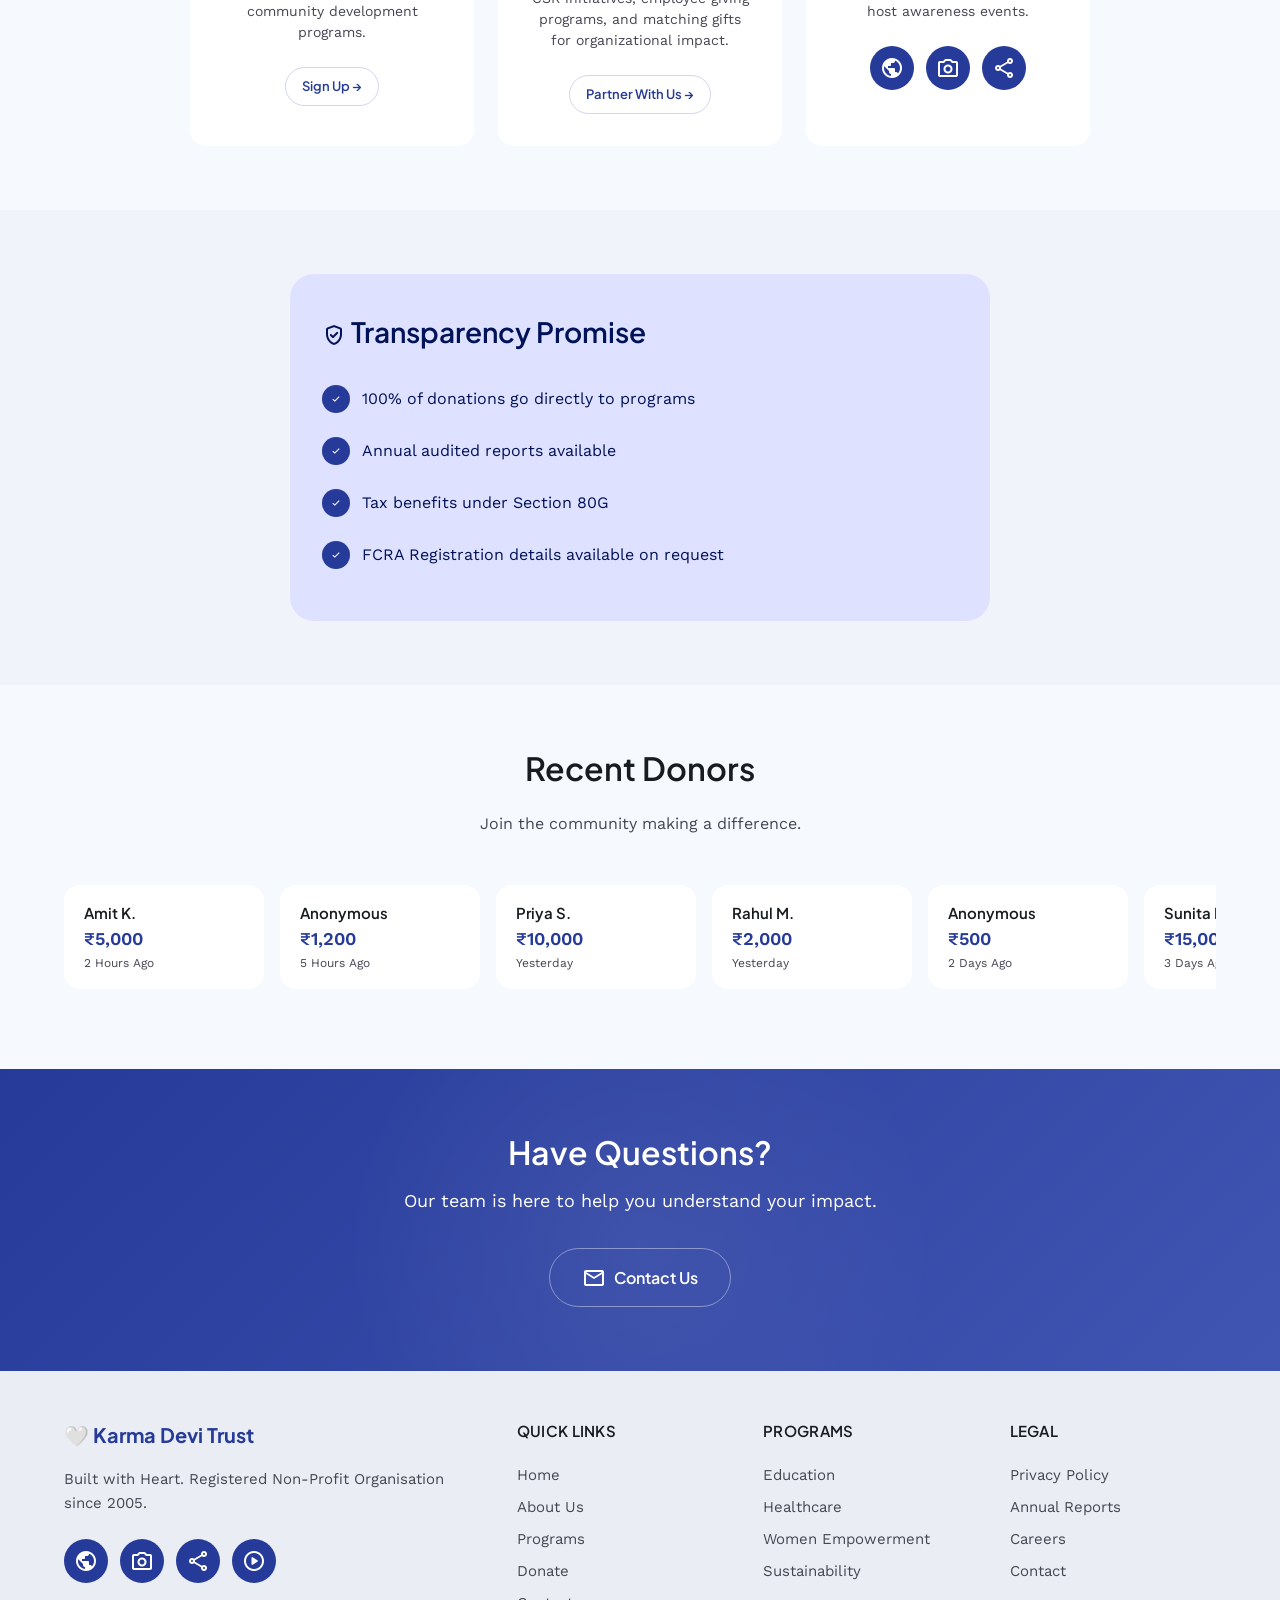
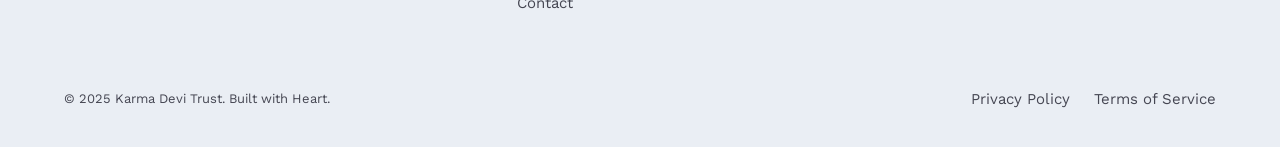
<file: donate.html>
<!DOCTYPE html>
<html lang="en">
<head>
  <meta charset="UTF-8">
  <meta name="viewport" content="width=device-width, initial-scale=1.0">
  <title>Donate & Get Involved | Karma Devi Trust</title>
  <meta name="description" content="Make a difference today. Donate to Karma Devi Trust or volunteer to support education, healthcare, and community development in rural India.">
  <link rel="stylesheet" href="css/style.css">
  <link rel="stylesheet" href="https://fonts.googleapis.com/css2?family=Material+Symbols+Rounded:opsz,wght,FILL,GRAD@24,400,1,0">
</head>
<body>

  <!-- Navigation -->
  <nav class="navbar" id="navbar">
    <div class="navbar__inner">
      <a href="index.html" class="navbar__brand">
        <span class="navbar__brand-icon"><span class="material-symbols-rounded">favorite</span></span>
        Karma Devi Trust
      </a>
      <div class="navbar__links">
        <a href="index.html" class="navbar__link">Home</a>
        <a href="about.html" class="navbar__link">About</a>
        <a href="programs.html" class="navbar__link">Programs</a>
        <a href="donate.html" class="navbar__link navbar__link--active">Donate</a>
        <a href="register.html" class="navbar__link">Register</a>
        <a href="contact.html" class="navbar__link">Contact</a>
      </div>
      <a href="donate.html" class="btn btn--secondary btn--sm btn--pill navbar__cta">Donate Now</a>
      <div class="navbar__hamburger" id="hamburger"><span></span><span></span><span></span></div>
    </div>
  </nav>

  <div class="mobile-menu" id="mobile-menu">
    <a href="index.html">Home</a><a href="about.html">About</a><a href="programs.html">Programs</a>
    <a href="donate.html">Donate</a><a href="register.html">Register</a><a href="contact.html">Contact</a>
    <a href="donate.html" class="btn btn--secondary btn--pill" style="margin-top:1rem;">Donate Now</a>
  </div>

  <!-- Hero -->
  <section class="page-hero">
    <div class="container">
      <h1 class="display-lg">Make a Difference Today</h1>
      <p class="page-hero__subtitle body-lg">Every contribution builds a brighter tomorrow.</p>
    </div>
  </section>

  <!-- Donation Tiers -->
  <section class="section" id="choose-impact">
    <div class="container">
      <div class="label-lg text-primary text-center mb-4 animate-on-scroll">Choose Your Impact</div>
      <h2 class="headline-lg text-center mb-8 animate-on-scroll">Select a Giving Level</h2>
      <div class="grid-3" style="max-width: 900px; margin: 0 auto;">
        <div class="card donation-tier animate-on-scroll animate-delay-1">
          <div class="donation-tier__icon" style="background: var(--secondary-fixed);">🍽️</div>
          <div class="donation-tier__amount">₹500</div>
          <div class="donation-tier__desc body-md">Feed a Child for a Month</div>
          <button class="btn btn--secondary btn--pill" data-donate-amount="500" style="width: 100%;">Donate ₹500</button>
        </div>
        <div class="card donation-tier animate-on-scroll animate-delay-2" style="transform: scale(1.03); box-shadow: var(--shadow-lg);">
          <div class="donation-tier__icon" style="background: var(--primary-fixed);">📚</div>
          <div class="donation-tier__amount">₹2,000</div>
          <div class="donation-tier__desc body-md">Sponsor a Student's Education for a Year</div>
          <button class="btn btn--primary btn--pill" data-donate-amount="2000" style="width: 100%;">Donate ₹2,000</button>
        </div>
        <div class="card donation-tier animate-on-scroll animate-delay-3">
          <div class="donation-tier__icon" style="background: var(--tertiary-fixed);">🏥</div>
          <div class="donation-tier__amount">₹10,000</div>
          <div class="donation-tier__desc body-md">Fund a Mobile Health Camp</div>
          <button class="btn btn--secondary btn--pill" data-donate-amount="10000" style="width: 100%;">Donate ₹10,000</button>
        </div>
      </div>
    </div>
  </section>

  <!-- Custom Donation -->
  <section class="section bg-surface-low" id="custom-donation">
    <div class="container">
      <div class="card animate-on-scroll" style="max-width: 500px; margin: 0 auto; text-align: center;">
        <h3 class="headline-md mb-4">Custom Donation</h3>
        <p class="body-md text-muted mb-6">Enter an amount that works for you.</p>
        <div style="display: flex; gap: var(--space-3); align-items: center;">
          <span class="title-lg text-primary" style="flex-shrink: 0;">₹</span>
          <input type="number" id="custom-amount" class="form-input" placeholder="Enter amount" min="1" style="text-align: center; font-size: 1.25rem; font-weight: 600;">
        </div>
        <button id="donate-now-btn" class="btn btn--secondary btn--lg btn--pill mt-6" style="width: 100%;">
          <span class="material-symbols-rounded">volunteer_activism</span>
          Donate Now
        </button>
      </div>
    </div>
  </section>

  <!-- Other Ways to Help -->
  <section class="section" id="other-ways">
    <div class="container">
      <h2 class="headline-lg text-center mb-8 animate-on-scroll">Other Ways to Help</h2>
      <div class="grid-3" style="max-width: 900px; margin: 0 auto;">
        <div class="card animate-on-scroll animate-delay-1" style="text-align: center; padding: var(--space-8);">
          <div class="value-card__icon" style="background: var(--primary-fixed); margin: 0 auto var(--space-4);">
            <span class="material-symbols-rounded">groups</span>
          </div>
          <h3 class="title-lg mb-4">Volunteer</h3>
          <p class="body-sm text-muted mb-6">Join our on-ground teams in teaching, healthcare, and community development programs.</p>
          <a href="contact.html" class="btn btn--ghost-dark btn--sm btn--pill">Sign Up →</a>
        </div>
        <div class="card animate-on-scroll animate-delay-2" style="text-align: center; padding: var(--space-8);">
          <div class="value-card__icon" style="background: var(--tertiary-fixed); margin: 0 auto var(--space-4);">
            <span class="material-symbols-rounded">handshake</span>
          </div>
          <h3 class="title-lg mb-4">Corporate Partnership</h3>
          <p class="body-sm text-muted mb-6">CSR initiatives, employee giving programs, and matching gifts for organizational impact.</p>
          <a href="contact.html" class="btn btn--ghost-dark btn--sm btn--pill">Partner With Us →</a>
        </div>
        <div class="card animate-on-scroll animate-delay-3" style="text-align: center; padding: var(--space-8);">
          <div class="value-card__icon" style="background: var(--secondary-fixed); margin: 0 auto var(--space-4);">
            <span class="material-symbols-rounded">share</span>
          </div>
          <h3 class="title-lg mb-4">Spread the Word</h3>
          <p class="body-sm text-muted mb-6">Share our mission on social media, organize fundraisers, or host awareness events.</p>
          <div class="social-links" style="justify-content: center;">
            <a href="#" class="social-link" aria-label="Facebook"><span class="material-symbols-rounded">public</span></a>
            <a href="#" class="social-link" aria-label="Instagram"><span class="material-symbols-rounded">photo_camera</span></a>
            <a href="#" class="social-link" aria-label="Twitter"><span class="material-symbols-rounded">share</span></a>
          </div>
        </div>
      </div>
    </div>
  </section>

  <!-- Transparency Promise -->
  <section class="section bg-surface-low" id="transparency">
    <div class="container">
      <div class="trust-section animate-on-scroll" style="max-width: 700px; margin: 0 auto;">
        <h3 class="headline-md mb-6" style="color: var(--on-primary-fixed);">
          <span class="material-symbols-rounded" style="vertical-align: middle;">verified_user</span>
          Transparency Promise
        </h3>
        <div class="trust-item">
          <div class="trust-item__icon"><span class="material-symbols-rounded" style="font-size: 0.875rem;">check</span></div>
          <span class="body-md">100% of donations go directly to programs</span>
        </div>
        <div class="trust-item">
          <div class="trust-item__icon"><span class="material-symbols-rounded" style="font-size: 0.875rem;">check</span></div>
          <span class="body-md">Annual audited reports available</span>
        </div>
        <div class="trust-item">
          <div class="trust-item__icon"><span class="material-symbols-rounded" style="font-size: 0.875rem;">check</span></div>
          <span class="body-md">Tax benefits under Section 80G</span>
        </div>
        <div class="trust-item">
          <div class="trust-item__icon"><span class="material-symbols-rounded" style="font-size: 0.875rem;">check</span></div>
          <span class="body-md">FCRA Registration details available on request</span>
        </div>
      </div>
    </div>
  </section>

  <!-- Recent Donors (Social Proof) -->
  <section class="section" id="recent-donors">
    <div class="container">
      <h2 class="headline-lg text-center mb-6 animate-on-scroll">Recent Donors</h2>
      <p class="body-md text-muted text-center mb-8 animate-on-scroll">Join the community making a difference.</p>
      <div class="donors-scroll animate-on-scroll">
        <div class="card donor-card">
          <div class="donor-card__name">Amit K.</div>
          <div class="donor-card__amount">₹5,000</div>
          <div class="donor-card__time">2 Hours Ago</div>
        </div>
        <div class="card donor-card">
          <div class="donor-card__name">Anonymous</div>
          <div class="donor-card__amount">₹1,200</div>
          <div class="donor-card__time">5 Hours Ago</div>
        </div>
        <div class="card donor-card">
          <div class="donor-card__name">Priya S.</div>
          <div class="donor-card__amount">₹10,000</div>
          <div class="donor-card__time">Yesterday</div>
        </div>
        <div class="card donor-card">
          <div class="donor-card__name">Rahul M.</div>
          <div class="donor-card__amount">₹2,000</div>
          <div class="donor-card__time">Yesterday</div>
        </div>
        <div class="card donor-card">
          <div class="donor-card__name">Anonymous</div>
          <div class="donor-card__amount">₹500</div>
          <div class="donor-card__time">2 Days Ago</div>
        </div>
        <div class="card donor-card">
          <div class="donor-card__name">Sunita D.</div>
          <div class="donor-card__amount">₹15,000</div>
          <div class="donor-card__time">3 Days Ago</div>
        </div>
        <div class="card donor-card">
          <div class="donor-card__name">Tech Corp.</div>
          <div class="donor-card__amount">₹50,000</div>
          <div class="donor-card__time">Last Week</div>
        </div>
      </div>
    </div>
  </section>

  <!-- CTA -->
  <section class="cta-section">
    <div class="container">
      <div class="cta-section__content">
        <h2 class="headline-lg cta-section__title animate-on-scroll">Have Questions?</h2>
        <p class="body-lg cta-section__subtitle animate-on-scroll">Our team is here to help you understand your impact.</p>
        <div class="cta-section__actions animate-on-scroll">
          <a href="contact.html" class="btn btn--ghost btn--lg btn--pill">
            <span class="material-symbols-rounded">mail</span> Contact Us
          </a>
        </div>
      </div>
    </div>
  </section>

  <!-- Footer -->
  <footer class="footer">
    <div class="container">
      <div class="footer__grid">
        <div>
          <div class="footer__brand">🤍 Karma Devi Trust</div>
          <p class="footer__desc">Built with Heart. Registered Non-Profit Organisation since 2005.</p>
          <div class="social-links">
            <a href="#" class="social-link" aria-label="Facebook"><span class="material-symbols-rounded">public</span></a>
            <a href="#" class="social-link" aria-label="Instagram"><span class="material-symbols-rounded">photo_camera</span></a>
            <a href="#" class="social-link" aria-label="Twitter"><span class="material-symbols-rounded">share</span></a>
            <a href="#" class="social-link" aria-label="YouTube"><span class="material-symbols-rounded">play_circle</span></a>
          </div>
        </div>
        <div>
          <div class="footer__heading">Quick Links</div>
          <a href="index.html" class="footer__link">Home</a>
          <a href="about.html" class="footer__link">About Us</a>
          <a href="programs.html" class="footer__link">Programs</a>
          <a href="donate.html" class="footer__link">Donate</a>
          <a href="contact.html" class="footer__link">Contact</a>
        </div>
        <div>
          <div class="footer__heading">Programs</div>
          <a href="programs.html" class="footer__link">Education</a>
          <a href="programs.html" class="footer__link">Healthcare</a>
          <a href="programs.html" class="footer__link">Women Empowerment</a>
          <a href="programs.html" class="footer__link">Sustainability</a>
        </div>
        <div>
          <div class="footer__heading">Legal</div>
          <a href="#" class="footer__link">Privacy Policy</a>
          <a href="#" class="footer__link">Annual Reports</a>
          <a href="#" class="footer__link">Careers</a>
          <a href="contact.html" class="footer__link">Contact</a>
        </div>
      </div>
      <div class="footer__bottom">
        <span>© 2025 Karma Devi Trust. Built with Heart.</span>
        <div class="footer__bottom-links">
          <a href="#" class="footer__link">Privacy Policy</a>
          <a href="#" class="footer__link">Terms of Service</a>
        </div>
      </div>
    </div>
  </footer>

  <script src="js/main.js"></script>
</body>
</html>
</file>
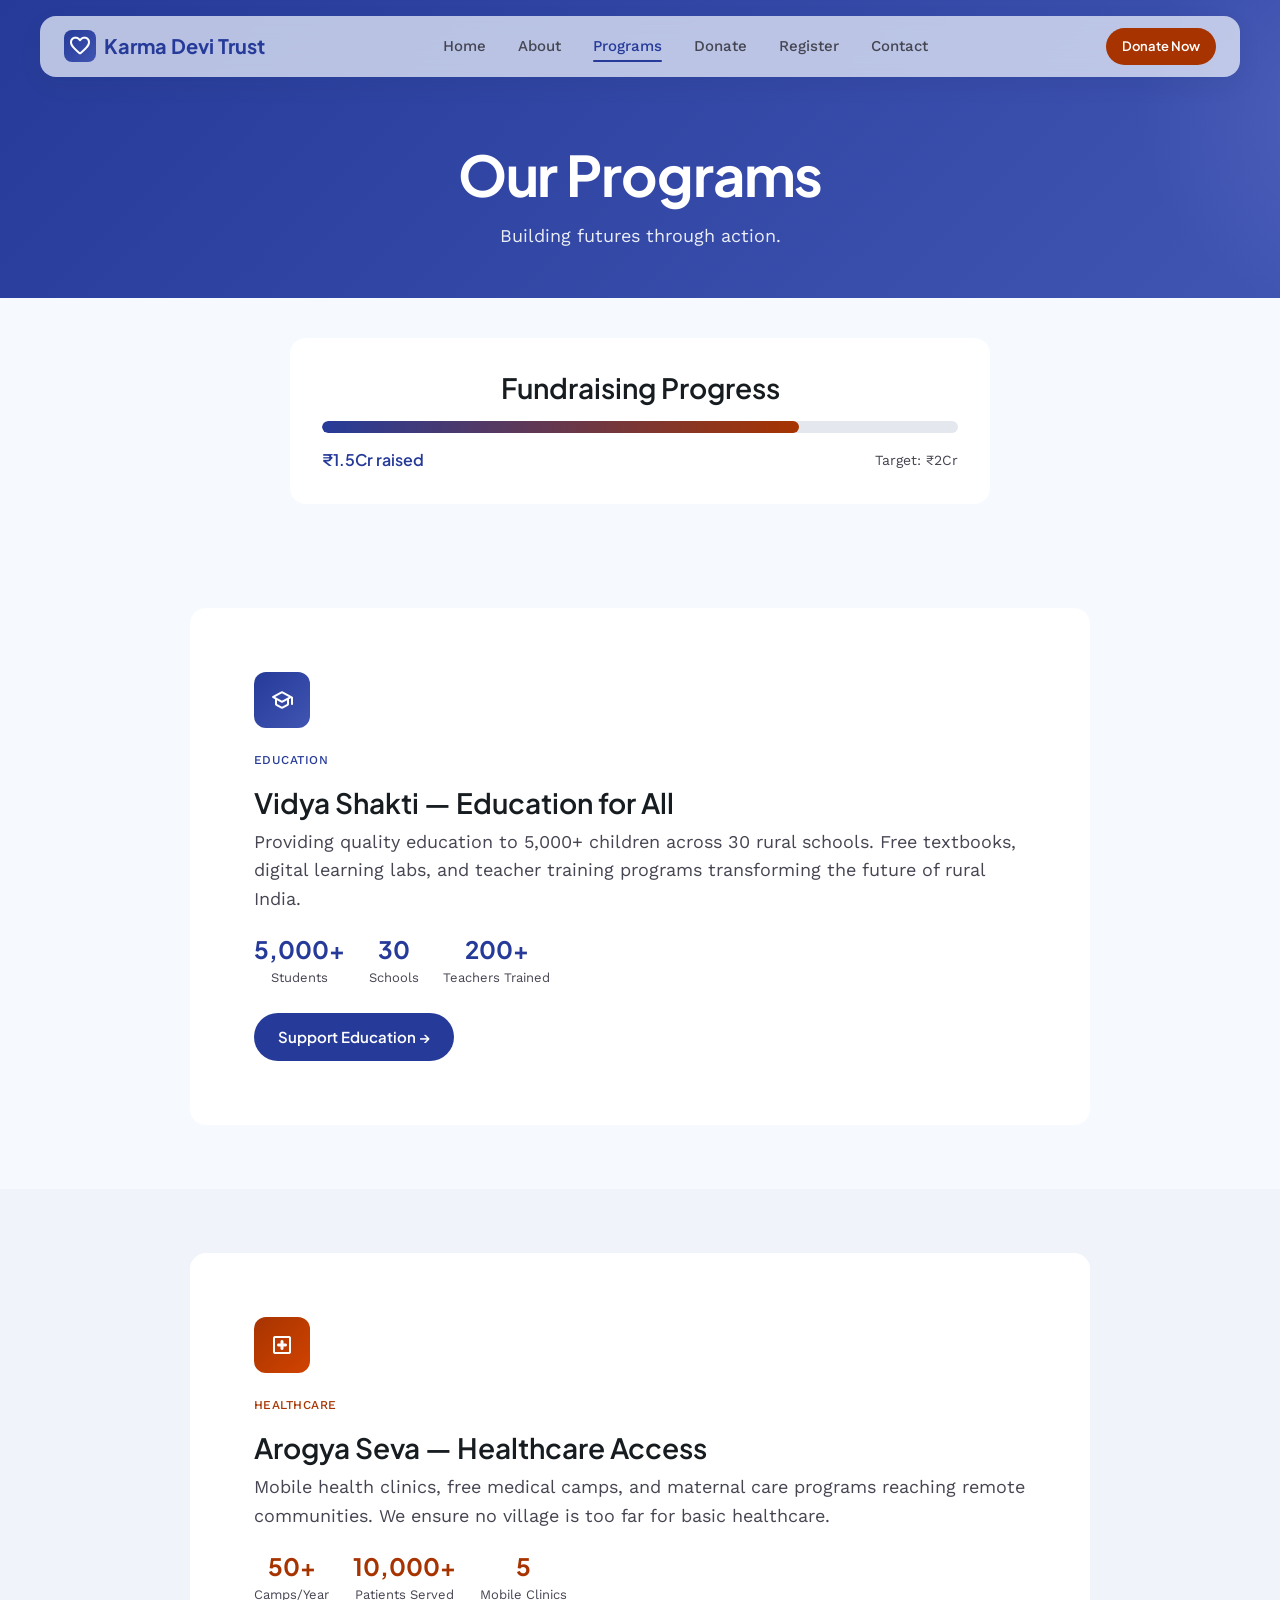
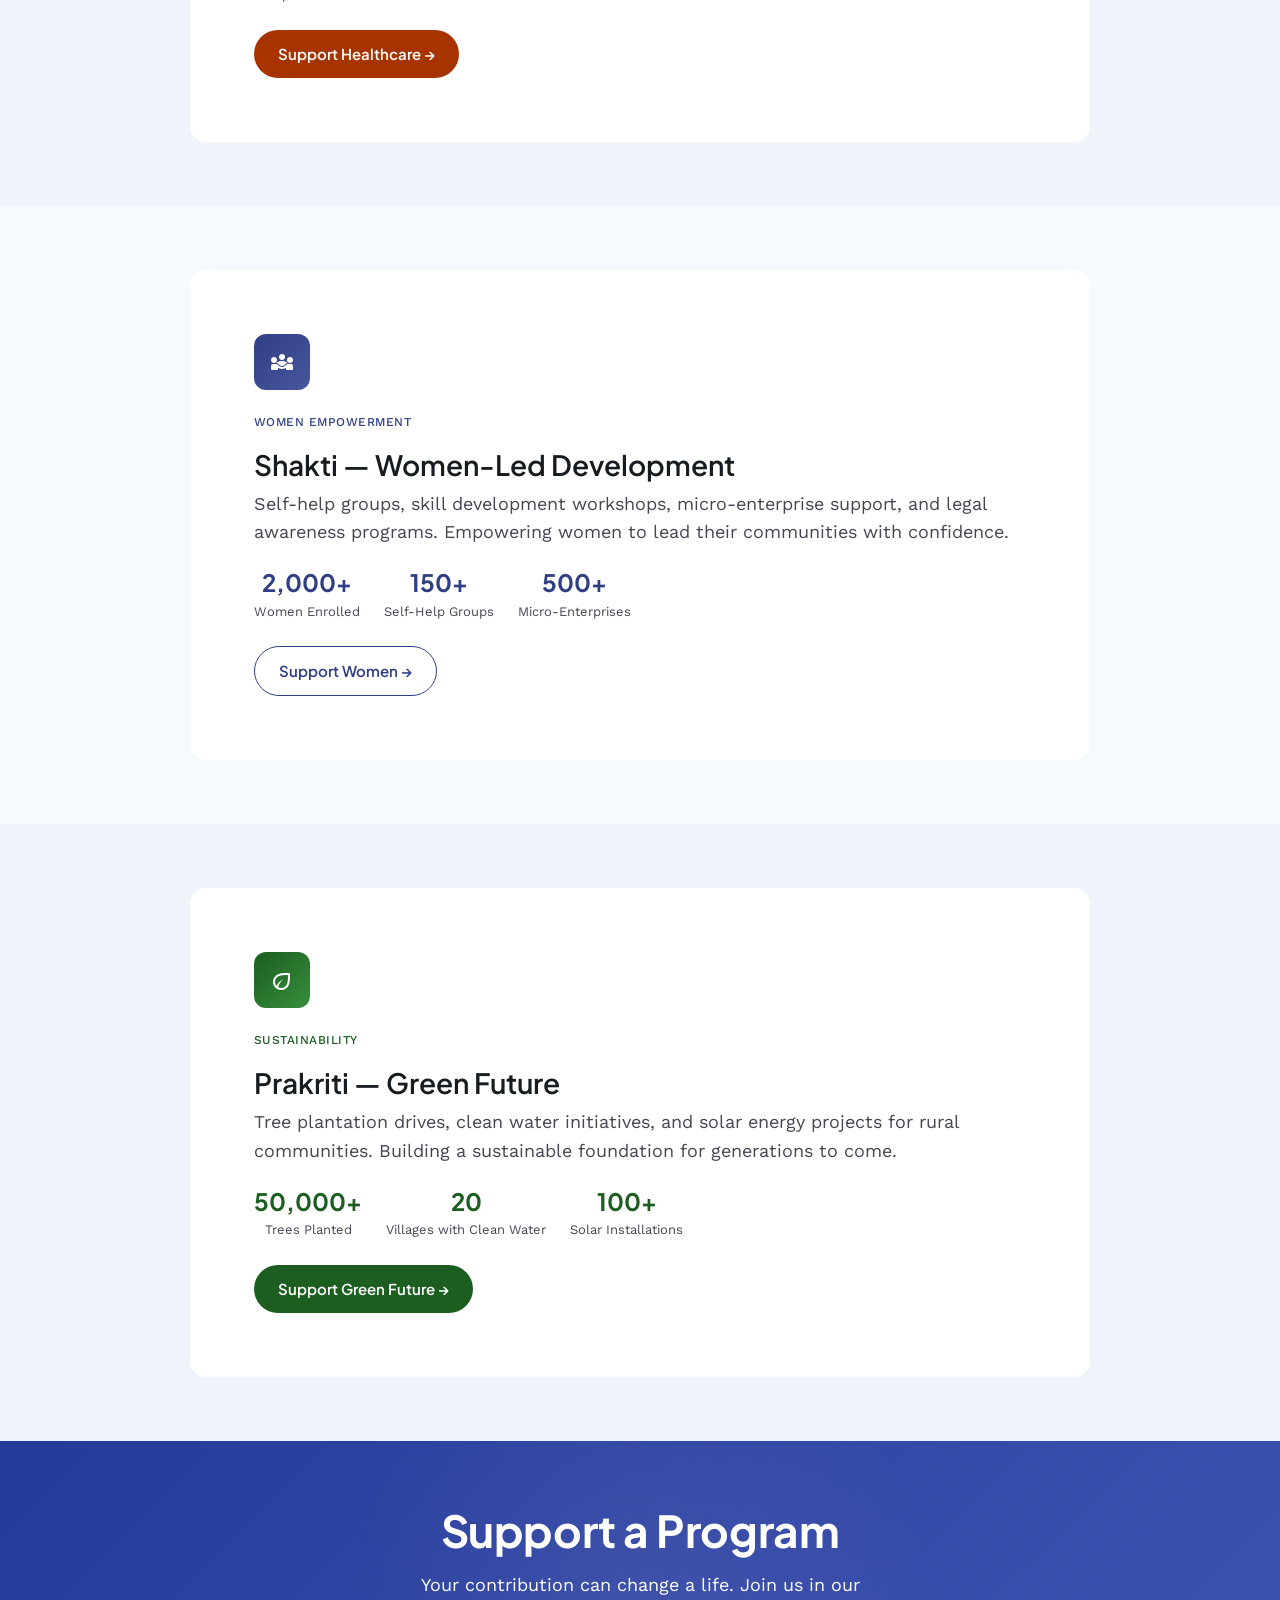
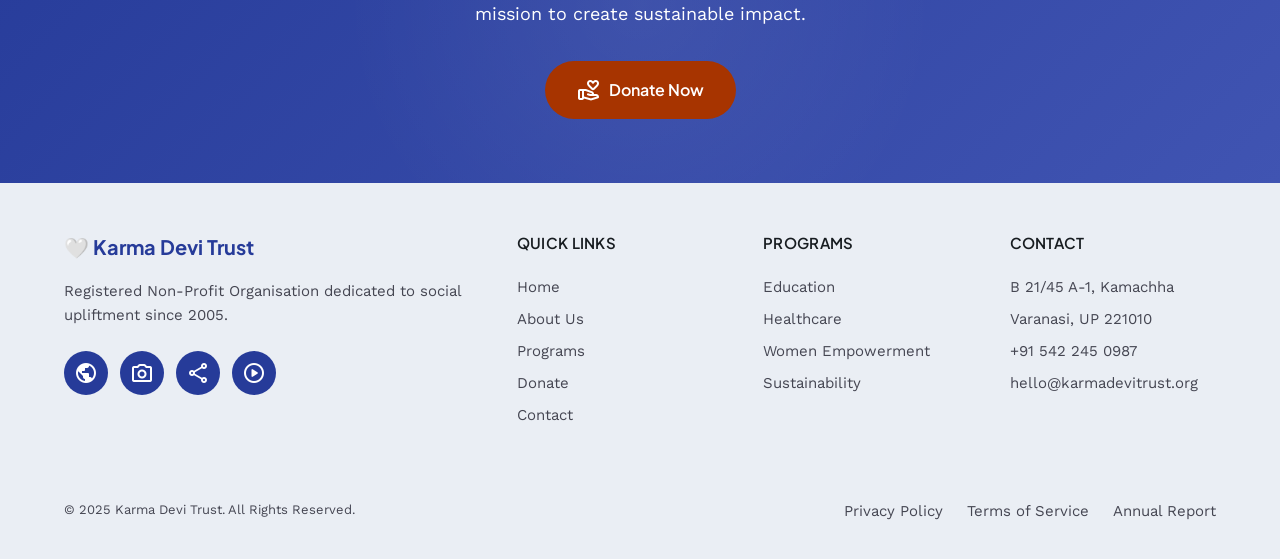
<file: programs.html>
<!DOCTYPE html>
<html lang="en">
<head>
  <meta charset="UTF-8">
  <meta name="viewport" content="width=device-width, initial-scale=1.0">
  <title>Programs & Initiatives | Karma Devi Trust</title>
  <meta name="description" content="Explore Karma Devi Trust's programs in education, healthcare, women empowerment, and sustainable development across rural India.">
  <link rel="stylesheet" href="css/style.css">
  <link rel="stylesheet" href="https://fonts.googleapis.com/css2?family=Material+Symbols+Rounded:opsz,wght,FILL,GRAD@24,400,1,0">
</head>
<body>

  <!-- Navigation -->
  <nav class="navbar" id="navbar">
    <div class="navbar__inner">
      <a href="index.html" class="navbar__brand">
        <span class="navbar__brand-icon"><span class="material-symbols-rounded">favorite</span></span>
        Karma Devi Trust
      </a>
      <div class="navbar__links">
        <a href="index.html" class="navbar__link">Home</a>
        <a href="about.html" class="navbar__link">About</a>
        <a href="programs.html" class="navbar__link navbar__link--active">Programs</a>
        <a href="donate.html" class="navbar__link">Donate</a>
        <a href="register.html" class="navbar__link">Register</a>
        <a href="contact.html" class="navbar__link">Contact</a>
      </div>
      <a href="donate.html" class="btn btn--secondary btn--sm btn--pill navbar__cta">Donate Now</a>
      <div class="navbar__hamburger" id="hamburger"><span></span><span></span><span></span></div>
    </div>
  </nav>

  <div class="mobile-menu" id="mobile-menu">
    <a href="index.html">Home</a><a href="about.html">About</a><a href="programs.html">Programs</a>
    <a href="donate.html">Donate</a><a href="register.html">Register</a><a href="contact.html">Contact</a>
    <a href="donate.html" class="btn btn--secondary btn--pill" style="margin-top:1rem;">Donate Now</a>
  </div>

  <!-- Page Hero -->
  <section class="page-hero">
    <div class="container">
      <h1 class="display-lg">Our Programs</h1>
      <p class="page-hero__subtitle body-lg">Building futures through action.</p>
    </div>
  </section>

  <!-- Impact Tracker -->
  <section class="section--sm" style="padding-top: var(--space-10);">
    <div class="container">
      <div class="impact-tracker animate-on-scroll" style="max-width: 700px; margin: 0 auto;">
        <div class="headline-md text-center mb-4">Fundraising Progress</div>
        <div class="impact-tracker__bar">
          <div class="impact-tracker__fill" data-width="75"></div>
        </div>
        <div class="impact-tracker__info">
          <span class="title-md text-primary">₹1.5Cr raised</span>
          <span class="body-sm text-muted">Target: ₹2Cr</span>
        </div>
      </div>
    </div>
  </section>

  <!-- Education Program -->
  <section class="section" id="education">
    <div class="container">
      <div class="card animate-on-scroll" style="max-width: 900px; margin: 0 auto;">
        <div class="program-card">
          <div class="program-card__icon program-card__icon--education">
            <span class="material-symbols-rounded">school</span>
          </div>
          <div>
            <div class="label-md text-primary mb-4">Education</div>
            <h2 class="headline-md program-card__title">Vidya Shakti — Education for All</h2>
            <p class="body-lg program-card__desc">Providing quality education to 5,000+ children across 30 rural schools. Free textbooks, digital learning labs, and teacher training programs transforming the future of rural India.</p>
            <div class="program-card__stats mb-6">
              <div class="program-card__stat">
                <div class="program-card__stat-number">5,000+</div>
                <div class="program-card__stat-label">Students</div>
              </div>
              <div class="program-card__stat">
                <div class="program-card__stat-number">30</div>
                <div class="program-card__stat-label">Schools</div>
              </div>
              <div class="program-card__stat">
                <div class="program-card__stat-number">200+</div>
                <div class="program-card__stat-label">Teachers Trained</div>
              </div>
            </div>
            <a href="donate.html" class="btn btn--primary btn--pill">Support Education →</a>
          </div>
        </div>
      </div>
    </div>
  </section>

  <!-- Healthcare Program -->
  <section class="section bg-surface-low" id="healthcare">
    <div class="container">
      <div class="card animate-on-scroll" style="max-width: 900px; margin: 0 auto;">
        <div class="program-card">
          <div class="program-card__icon program-card__icon--health">
            <span class="material-symbols-rounded">local_hospital</span>
          </div>
          <div>
            <div class="label-md text-secondary mb-4">Healthcare</div>
            <h2 class="headline-md program-card__title">Arogya Seva — Healthcare Access</h2>
            <p class="body-lg program-card__desc">Mobile health clinics, free medical camps, and maternal care programs reaching remote communities. We ensure no village is too far for basic healthcare.</p>
            <div class="program-card__stats mb-6">
              <div class="program-card__stat">
                <div class="program-card__stat-number" style="color: var(--secondary);">50+</div>
                <div class="program-card__stat-label">Camps/Year</div>
              </div>
              <div class="program-card__stat">
                <div class="program-card__stat-number" style="color: var(--secondary);">10,000+</div>
                <div class="program-card__stat-label">Patients Served</div>
              </div>
              <div class="program-card__stat">
                <div class="program-card__stat-number" style="color: var(--secondary);">5</div>
                <div class="program-card__stat-label">Mobile Clinics</div>
              </div>
            </div>
            <a href="donate.html" class="btn btn--secondary btn--pill">Support Healthcare →</a>
          </div>
        </div>
      </div>
    </div>
  </section>

  <!-- Women Empowerment Program -->
  <section class="section" id="women-empowerment">
    <div class="container">
      <div class="card animate-on-scroll" style="max-width: 900px; margin: 0 auto;">
        <div class="program-card">
          <div class="program-card__icon program-card__icon--women">
            <span class="material-symbols-rounded">diversity_3</span>
          </div>
          <div>
            <div class="label-md text-tertiary mb-4">Women Empowerment</div>
            <h2 class="headline-md program-card__title">Shakti — Women-Led Development</h2>
            <p class="body-lg program-card__desc">Self-help groups, skill development workshops, micro-enterprise support, and legal awareness programs. Empowering women to lead their communities with confidence.</p>
            <div class="program-card__stats mb-6">
              <div class="program-card__stat">
                <div class="program-card__stat-number" style="color: var(--tertiary);">2,000+</div>
                <div class="program-card__stat-label">Women Enrolled</div>
              </div>
              <div class="program-card__stat">
                <div class="program-card__stat-number" style="color: var(--tertiary);">150+</div>
                <div class="program-card__stat-label">Self-Help Groups</div>
              </div>
              <div class="program-card__stat">
                <div class="program-card__stat-number" style="color: var(--tertiary);">500+</div>
                <div class="program-card__stat-label">Micro-Enterprises</div>
              </div>
            </div>
            <a href="donate.html" class="btn btn--ghost-dark btn--pill" style="border-color: var(--tertiary); color: var(--tertiary);">Support Women →</a>
          </div>
        </div>
      </div>
    </div>
  </section>

  <!-- Sustainable Development Program -->
  <section class="section bg-surface-low" id="sustainability">
    <div class="container">
      <div class="card animate-on-scroll" style="max-width: 900px; margin: 0 auto;">
        <div class="program-card">
          <div class="program-card__icon program-card__icon--green">
            <span class="material-symbols-rounded">eco</span>
          </div>
          <div>
            <div class="label-md mb-4" style="color: #1b5e20;">Sustainability</div>
            <h2 class="headline-md program-card__title">Prakriti — Green Future</h2>
            <p class="body-lg program-card__desc">Tree plantation drives, clean water initiatives, and solar energy projects for rural communities. Building a sustainable foundation for generations to come.</p>
            <div class="program-card__stats mb-6">
              <div class="program-card__stat">
                <div class="program-card__stat-number" style="color: #1b5e20;">50,000+</div>
                <div class="program-card__stat-label">Trees Planted</div>
              </div>
              <div class="program-card__stat">
                <div class="program-card__stat-number" style="color: #1b5e20;">20</div>
                <div class="program-card__stat-label">Villages with Clean Water</div>
              </div>
              <div class="program-card__stat">
                <div class="program-card__stat-number" style="color: #1b5e20;">100+</div>
                <div class="program-card__stat-label">Solar Installations</div>
              </div>
            </div>
            <a href="donate.html" class="btn btn--pill" style="background: #1b5e20; color: white;">Support Green Future →</a>
          </div>
        </div>
      </div>
    </div>
  </section>

  <!-- CTA -->
  <section class="cta-section">
    <div class="container">
      <div class="cta-section__content">
        <h2 class="display-md cta-section__title animate-on-scroll">Support a Program</h2>
        <p class="body-lg cta-section__subtitle animate-on-scroll">Your contribution can change a life. Join us in our mission to create sustainable impact.</p>
        <div class="cta-section__actions animate-on-scroll">
          <a href="donate.html" class="btn btn--secondary btn--lg btn--pill">
            <span class="material-symbols-rounded">volunteer_activism</span> Donate Now
          </a>
        </div>
      </div>
    </div>
  </section>

  <!-- Footer -->
  <footer class="footer">
    <div class="container">
      <div class="footer__grid">
        <div>
          <div class="footer__brand">🤍 Karma Devi Trust</div>
          <p class="footer__desc">Registered Non-Profit Organisation dedicated to social upliftment since 2005.</p>
          <div class="social-links">
            <a href="#" class="social-link" aria-label="Facebook"><span class="material-symbols-rounded">public</span></a>
            <a href="#" class="social-link" aria-label="Instagram"><span class="material-symbols-rounded">photo_camera</span></a>
            <a href="#" class="social-link" aria-label="Twitter"><span class="material-symbols-rounded">share</span></a>
            <a href="#" class="social-link" aria-label="YouTube"><span class="material-symbols-rounded">play_circle</span></a>
          </div>
        </div>
        <div>
          <div class="footer__heading">Quick Links</div>
          <a href="index.html" class="footer__link">Home</a>
          <a href="about.html" class="footer__link">About Us</a>
          <a href="programs.html" class="footer__link">Programs</a>
          <a href="donate.html" class="footer__link">Donate</a>
          <a href="contact.html" class="footer__link">Contact</a>
        </div>
        <div>
          <div class="footer__heading">Programs</div>
          <a href="#education" class="footer__link">Education</a>
          <a href="#healthcare" class="footer__link">Healthcare</a>
          <a href="#women-empowerment" class="footer__link">Women Empowerment</a>
          <a href="#sustainability" class="footer__link">Sustainability</a>
        </div>
        <div>
          <div class="footer__heading">Contact</div>
          <a href="contact.html" class="footer__link">B 21/45 A-1, Kamachha</a>
          <a href="contact.html" class="footer__link">Varanasi, UP 221010</a>
          <a href="tel:+915422450987" class="footer__link">+91 542 245 0987</a>
          <a href="mailto:hello@karmadevitrust.org" class="footer__link">hello@karmadevitrust.org</a>
        </div>
      </div>
      <div class="footer__bottom">
        <span>© 2025 Karma Devi Trust. All Rights Reserved.</span>
        <div class="footer__bottom-links">
          <a href="#" class="footer__link">Privacy Policy</a>
          <a href="#" class="footer__link">Terms of Service</a>
          <a href="#" class="footer__link">Annual Report</a>
        </div>
      </div>
    </div>
  </footer>

  <script src="js/main.js"></script>
</body>
</html>
</file>
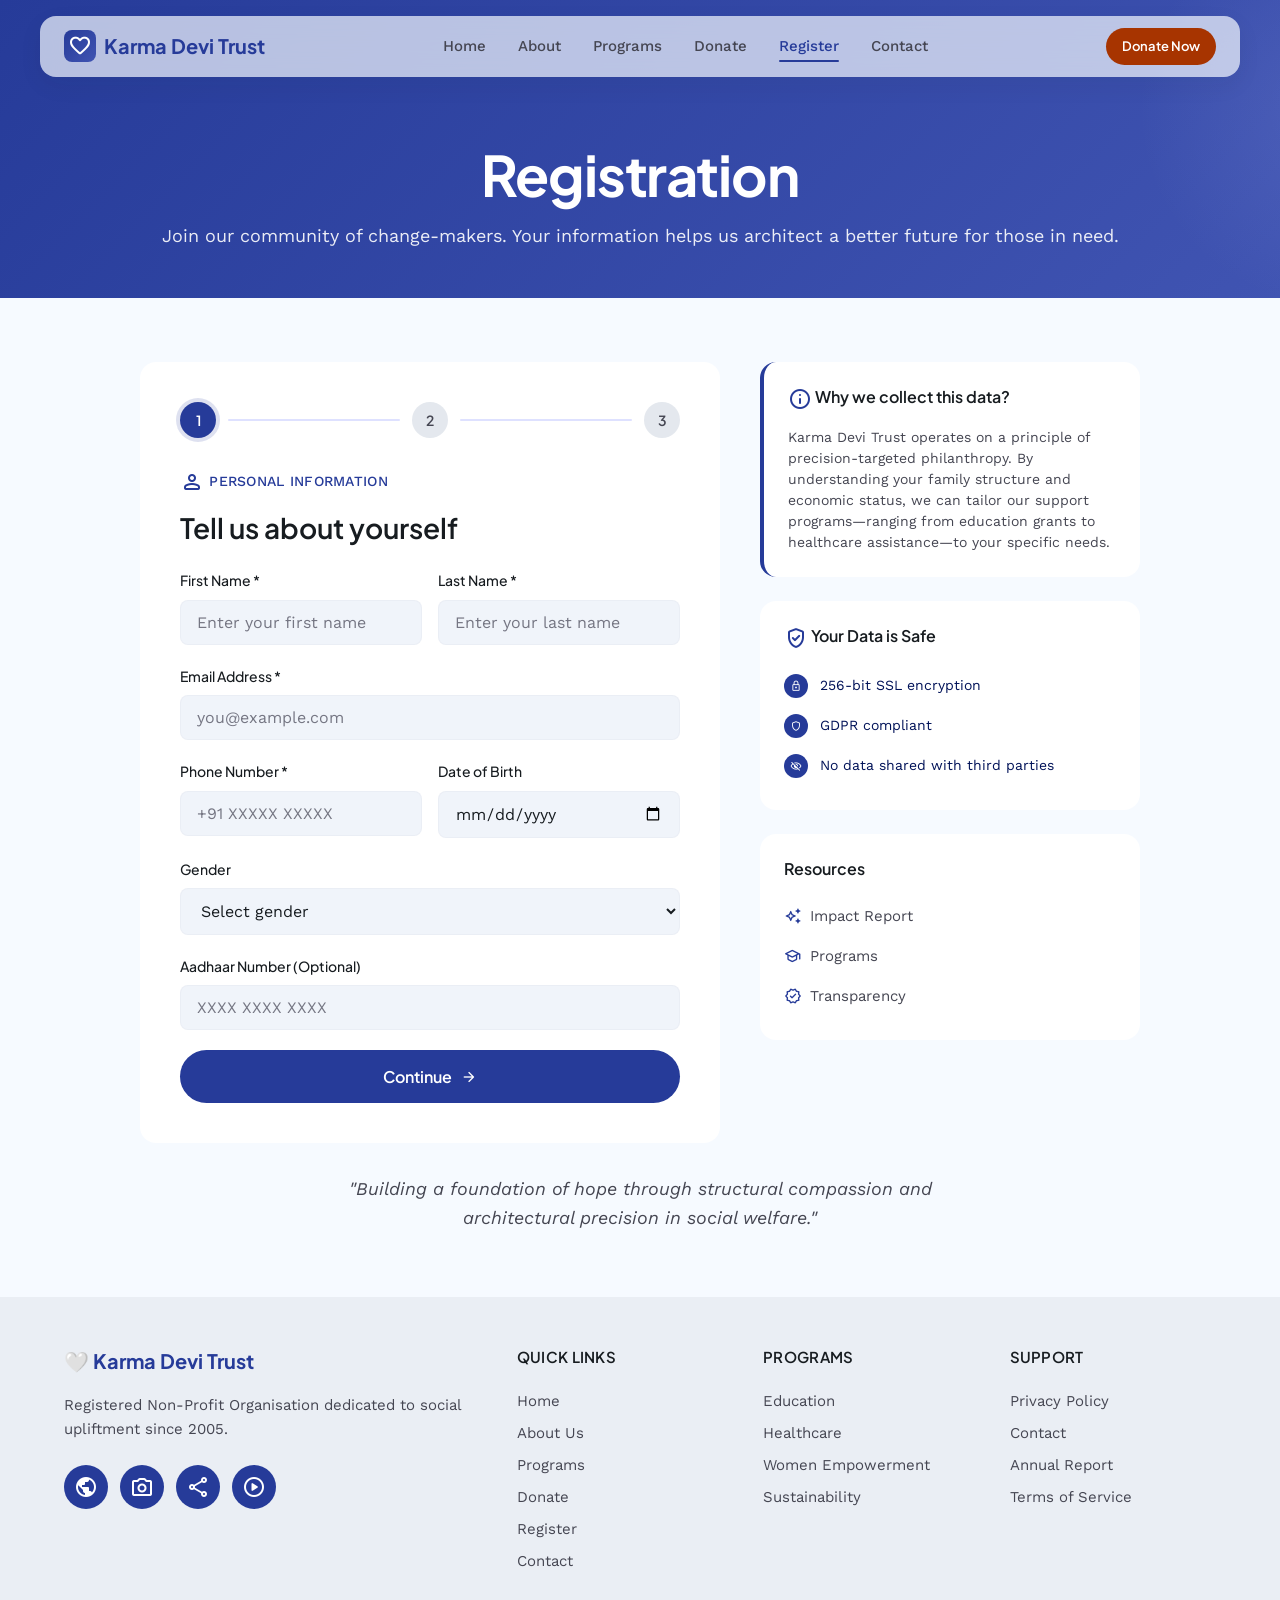
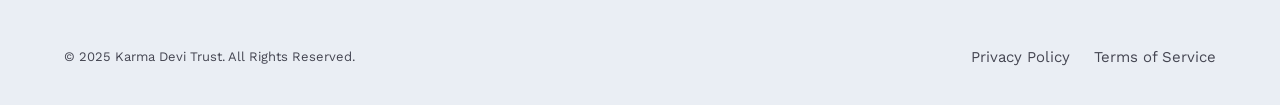
<file: register.html>
<!DOCTYPE html>
<html lang="en">
<head>
  <meta charset="UTF-8">
  <meta name="viewport" content="width=device-width, initial-scale=1.0">
  <title>Registration | Karma Devi Trust</title>
  <meta name="description" content="Register with Karma Devi Trust to access our support programs in education, healthcare, and women empowerment. Join our community of change-makers.">
  <link rel="stylesheet" href="css/style.css">
  <link rel="stylesheet" href="https://fonts.googleapis.com/css2?family=Material+Symbols+Rounded:opsz,wght,FILL,GRAD@24,400,1,0">
</head>
<body>

  <!-- Navigation -->
  <nav class="navbar" id="navbar">
    <div class="navbar__inner">
      <a href="index.html" class="navbar__brand">
        <span class="navbar__brand-icon"><span class="material-symbols-rounded">favorite</span></span>
        Karma Devi Trust
      </a>
      <div class="navbar__links">
        <a href="index.html" class="navbar__link">Home</a>
        <a href="about.html" class="navbar__link">About</a>
        <a href="programs.html" class="navbar__link">Programs</a>
        <a href="donate.html" class="navbar__link">Donate</a>
        <a href="register.html" class="navbar__link navbar__link--active">Register</a>
        <a href="contact.html" class="navbar__link">Contact</a>
      </div>
      <a href="donate.html" class="btn btn--secondary btn--sm btn--pill navbar__cta">Donate Now</a>
      <div class="navbar__hamburger" id="hamburger"><span></span><span></span><span></span></div>
    </div>
  </nav>

  <div class="mobile-menu" id="mobile-menu">
    <a href="index.html">Home</a>
    <a href="about.html">About</a>
    <a href="programs.html">Programs</a>
    <a href="donate.html">Donate</a>
    <a href="register.html">Register</a>
    <a href="contact.html">Contact</a>
    <a href="donate.html" class="btn btn--secondary btn--pill" style="margin-top:1rem;">Donate Now</a>
  </div>

  <!-- Page Hero -->
  <section class="page-hero">
    <div class="container">
      <h1 class="display-lg">Registration</h1>
      <p class="page-hero__subtitle body-lg">Join our community of change-makers. Your information helps us architect a better future for those in need.</p>
    </div>
  </section>

  <!-- Registration Form -->
  <section class="section" id="registration-form">
    <div class="container">
      <div style="display: grid; grid-template-columns: 1fr 380px; gap: var(--space-10); align-items: start; max-width: 1000px; margin: 0 auto;">

        <!-- Form -->
        <div class="card animate-on-scroll" style="padding: var(--space-10);">

          <!-- Step Indicator -->
          <div style="display: flex; align-items: center; gap: var(--space-3); margin-bottom: var(--space-8);" id="step-indicator">
            <div class="step-dot step-dot--active" data-step="1">
              <span>1</span>
            </div>
            <div style="flex: 1; height: 2px; background: var(--primary-fixed); border-radius: var(--radius-full);">
              <div style="height: 100%; width: 0%; background: var(--primary); border-radius: var(--radius-full); transition: width 0.4s ease;" id="step-progress"></div>
            </div>
            <div class="step-dot" data-step="2">
              <span>2</span>
            </div>
            <div style="flex: 1; height: 2px; background: var(--primary-fixed); border-radius: var(--radius-full);">
              <div style="height: 100%; width: 0%; background: var(--primary); border-radius: var(--radius-full); transition: width 0.4s ease;" id="step-progress-2"></div>
            </div>
            <div class="step-dot" data-step="3">
              <span>3</span>
            </div>
          </div>

          <form id="registration-form-el">

            <!-- Step 1: Personal Information -->
            <div class="form-step" id="step-1" style="display: block;">
              <div class="label-lg text-primary mb-4">
                <span class="material-symbols-rounded" style="vertical-align: middle;">person</span> Personal Information
              </div>
              <h2 class="headline-md mb-6">Tell us about yourself</h2>

              <div class="grid-2" style="gap: var(--space-4);">
                <div class="form-group">
                  <label for="first-name">First Name *</label>
                  <input type="text" id="first-name" name="firstName" class="form-input" placeholder="Enter your first name" required>
                </div>
                <div class="form-group">
                  <label for="last-name">Last Name *</label>
                  <input type="text" id="last-name" name="lastName" class="form-input" placeholder="Enter your last name" required>
                </div>
              </div>

              <div class="form-group">
                <label for="reg-email">Email Address *</label>
                <input type="email" id="reg-email" name="email" class="form-input" placeholder="you@example.com" required>
              </div>

              <div class="grid-2" style="gap: var(--space-4);">
                <div class="form-group">
                  <label for="reg-phone">Phone Number *</label>
                  <input type="tel" id="reg-phone" name="phone" class="form-input" placeholder="+91 XXXXX XXXXX" required>
                </div>
                <div class="form-group">
                  <label for="dob">Date of Birth</label>
                  <input type="date" id="dob" name="dob" class="form-input">
                </div>
              </div>

              <div class="form-group">
                <label for="gender">Gender</label>
                <select id="gender" name="gender" class="form-select">
                  <option value="" disabled selected>Select gender</option>
                  <option value="male">Male</option>
                  <option value="female">Female</option>
                  <option value="other">Other</option>
                  <option value="prefer-not">Prefer not to say</option>
                </select>
              </div>

              <div class="form-group">
                <label for="aadhaar">Aadhaar Number (Optional)</label>
                <input type="text" id="aadhaar" name="aadhaar" class="form-input" placeholder="XXXX XXXX XXXX" maxlength="14">
              </div>

              <button type="button" class="btn btn--primary btn--lg btn--pill" style="width: 100%;" onclick="nextStep(2)">
                Continue <span class="material-symbols-rounded" style="font-size: 1.125rem;">arrow_forward</span>
              </button>
            </div>

            <!-- Step 2: Address & Family Details -->
            <div class="form-step" id="step-2" style="display: none;">
              <div class="label-lg text-primary mb-4">
                <span class="material-symbols-rounded" style="vertical-align: middle;">home</span> Address & Family Details
              </div>
              <h2 class="headline-md mb-6">Where do you live?</h2>

              <div class="form-group">
                <label for="address">Full Address *</label>
                <textarea id="address" name="address" class="form-textarea" placeholder="House/Street, Village/Town" required style="min-height: 80px;"></textarea>
              </div>

              <div class="grid-2" style="gap: var(--space-4);">
                <div class="form-group">
                  <label for="village">Village / Town *</label>
                  <input type="text" id="village" name="village" class="form-input" placeholder="Enter village/town" required>
                </div>
                <div class="form-group">
                  <label for="block">Block / Tehsil</label>
                  <input type="text" id="block" name="block" class="form-input" placeholder="Enter block/tehsil">
                </div>
              </div>

              <div class="grid-2" style="gap: var(--space-4);">
                <div class="form-group">
                  <label for="district">District *</label>
                  <input type="text" id="district" name="district" class="form-input" placeholder="Enter district" required>
                </div>
                <div class="form-group">
                  <label for="pincode">PIN Code *</label>
                  <input type="text" id="pincode" name="pincode" class="form-input" placeholder="XXXXXX" maxlength="6" required>
                </div>
              </div>

              <div class="form-group">
                <label for="state">State</label>
                <select id="state" name="state" class="form-select">
                  <option value="" disabled selected>Select state</option>
                  <option value="UP">Uttar Pradesh</option>
                  <option value="BR">Bihar</option>
                  <option value="MP">Madhya Pradesh</option>
                  <option value="RJ">Rajasthan</option>
                  <option value="JH">Jharkhand</option>
                  <option value="CG">Chhattisgarh</option>
                  <option value="other">Other</option>
                </select>
              </div>

              <hr style="border: none; height: 1px; background: var(--surface-container-high); margin: var(--space-6) 0;">

              <div class="label-lg text-tertiary mb-4">
                <span class="material-symbols-rounded" style="vertical-align: middle;">family_restroom</span> Family Composition
              </div>
              <p class="body-sm text-muted mb-6">Please mention the total number of members living with you.</p>

              <div class="grid-2" style="gap: var(--space-4);">
                <div class="form-group">
                  <label for="family-members">Total Family Members</label>
                  <input type="number" id="family-members" name="familyMembers" class="form-input" placeholder="e.g. 5" min="1" max="20">
                </div>
                <div class="form-group">
                  <label for="children">Children (under 18)</label>
                  <input type="number" id="children" name="children" class="form-input" placeholder="e.g. 2" min="0" max="15">
                </div>
              </div>

              <div class="form-group">
                <label for="annual-income">Annual Household Income (Approx.)</label>
                <select id="annual-income" name="annualIncome" class="form-select">
                  <option value="" disabled selected>Select range</option>
                  <option value="below-50k">Below ₹50,000</option>
                  <option value="50k-1l">₹50,000 – ₹1,00,000</option>
                  <option value="1l-2l">₹1,00,000 – ₹2,00,000</option>
                  <option value="2l-5l">₹2,00,000 – ₹5,00,000</option>
                  <option value="above-5l">Above ₹5,00,000</option>
                </select>
              </div>

              <div style="display: flex; gap: var(--space-4);">
                <button type="button" class="btn btn--ghost-dark btn--lg btn--pill" style="flex: 1;" onclick="prevStep(1)">
                  <span class="material-symbols-rounded" style="font-size: 1.125rem;">arrow_back</span> Back
                </button>
                <button type="button" class="btn btn--primary btn--lg btn--pill" style="flex: 2;" onclick="nextStep(3)">
                  Continue <span class="material-symbols-rounded" style="font-size: 1.125rem;">arrow_forward</span>
                </button>
              </div>
            </div>

            <!-- Step 3: Program Selection & Submit -->
            <div class="form-step" id="step-3" style="display: none;">
              <div class="label-lg text-primary mb-4">
                <span class="material-symbols-rounded" style="vertical-align: middle;">checklist</span> Program Interest
              </div>
              <h2 class="headline-md mb-6">What programs interest you?</h2>

              <div class="form-group">
                <label>Select programs you're interested in:</label>
                <div style="display: flex; flex-direction: column; gap: var(--space-3); margin-top: var(--space-3);">
                  <label class="checkbox-label">
                    <input type="checkbox" name="programs" value="education" class="form-checkbox">
                    <span class="checkbox-custom"></span>
                    <span><strong>Vidya Shakti</strong> — Education support for children</span>
                  </label>
                  <label class="checkbox-label">
                    <input type="checkbox" name="programs" value="healthcare" class="form-checkbox">
                    <span class="checkbox-custom"></span>
                    <span><strong>Arogya Seva</strong> — Healthcare access & medical camps</span>
                  </label>
                  <label class="checkbox-label">
                    <input type="checkbox" name="programs" value="women" class="form-checkbox">
                    <span class="checkbox-custom"></span>
                    <span><strong>Shakti</strong> — Women empowerment & skill development</span>
                  </label>
                  <label class="checkbox-label">
                    <input type="checkbox" name="programs" value="sustainability" class="form-checkbox">
                    <span class="checkbox-custom"></span>
                    <span><strong>Prakriti</strong> — Sustainable development & environment</span>
                  </label>
                </div>
              </div>

              <div class="form-group">
                <label for="reg-how-heard">How did you hear about us?</label>
                <select id="reg-how-heard" name="howHeard" class="form-select">
                  <option value="" disabled selected>Select an option</option>
                  <option value="community">Community leader / Village head</option>
                  <option value="volunteer">Karma Devi volunteer</option>
                  <option value="camp">Medical / Education camp</option>
                  <option value="social">Social media</option>
                  <option value="friend">Friend or family member</option>
                  <option value="other">Other</option>
                </select>
              </div>

              <div class="form-group">
                <label for="reg-notes">Additional Notes (Optional)</label>
                <textarea id="reg-notes" name="additionalNotes" class="form-textarea" placeholder="Any specific needs or information you'd like us to know..." style="min-height: 80px;"></textarea>
              </div>

              <!-- Consent -->
              <div style="padding: var(--space-4); background: var(--surface-container-low); border-radius: var(--radius-md); margin-bottom: var(--space-6);">
                <label class="checkbox-label">
                  <input type="checkbox" name="consent" id="consent" class="form-checkbox" required>
                  <span class="checkbox-custom"></span>
                  <span class="body-sm">I consent to Karma Devi Trust collecting and processing my personal data for program eligibility and support services. I understand I can withdraw my consent at any time.</span>
                </label>
              </div>

              <div style="display: flex; gap: var(--space-4);">
                <button type="button" class="btn btn--ghost-dark btn--lg btn--pill" style="flex: 1;" onclick="prevStep(2)">
                  <span class="material-symbols-rounded" style="font-size: 1.125rem;">arrow_back</span> Back
                </button>
                <button type="submit" class="btn btn--secondary btn--lg btn--pill" style="flex: 2;" id="submit-registration">
                  <span class="material-symbols-rounded" style="font-size: 1.125rem;">how_to_reg</span>
                  Submit Registration
                </button>
              </div>
            </div>

            <!-- Success Message (hidden by default) -->
            <div id="registration-success" style="display: none; text-align: center; padding: var(--space-10) 0;">
              <div style="width: 80px; height: 80px; border-radius: 50%; background: linear-gradient(135deg, #1b5e20, #388e3c); color: white; display: flex; align-items: center; justify-content: center; margin: 0 auto var(--space-6); font-size: 2.5rem;">
                <span class="material-symbols-rounded" style="font-size: 2.5rem;">check</span>
              </div>
              <h2 class="headline-lg mb-4" style="color: #1b5e20;">Registration Successful!</h2>
              <p class="body-lg text-muted mb-6">Thank you for registering with Karma Devi Trust. Our team will review your application and reach out to you within 3-5 working days.</p>
              <p class="body-md text-muted mb-8">A confirmation has been sent to your email address.</p>
              <a href="index.html" class="btn btn--primary btn--pill">
                <span class="material-symbols-rounded">home</span> Back to Home
              </a>
            </div>

          </form>
        </div>

        <!-- Sidebar -->
        <div>
          <!-- Why Register Card -->
          <div class="card animate-on-scroll animate-delay-1 mb-6" style="padding: var(--space-6); border-left: 4px solid var(--primary);">
            <div class="title-md mb-4">
              <span class="material-symbols-rounded text-primary" style="vertical-align: middle;">info</span>
              Why we collect this data?
            </div>
            <p class="body-sm text-muted">Karma Devi Trust operates on a principle of precision-targeted philanthropy. By understanding your family structure and economic status, we can tailor our support programs—ranging from education grants to healthcare assistance—to your specific needs.</p>
          </div>

          <!-- Trust Badges -->
          <div class="card animate-on-scroll animate-delay-2 mb-6" style="padding: var(--space-6);">
            <div class="title-md mb-4">
              <span class="material-symbols-rounded text-primary" style="vertical-align: middle;">verified_user</span>
              Your Data is Safe
            </div>
            <div class="trust-item" style="padding: var(--space-2) 0;">
              <div class="trust-item__icon" style="width: 24px; height: 24px;">
                <span class="material-symbols-rounded" style="font-size: 0.75rem;">lock</span>
              </div>
              <span class="body-sm">256-bit SSL encryption</span>
            </div>
            <div class="trust-item" style="padding: var(--space-2) 0;">
              <div class="trust-item__icon" style="width: 24px; height: 24px;">
                <span class="material-symbols-rounded" style="font-size: 0.75rem;">shield</span>
              </div>
              <span class="body-sm">GDPR compliant</span>
            </div>
            <div class="trust-item" style="padding: var(--space-2) 0;">
              <div class="trust-item__icon" style="width: 24px; height: 24px;">
                <span class="material-symbols-rounded" style="font-size: 0.75rem;">visibility_off</span>
              </div>
              <span class="body-sm">No data shared with third parties</span>
            </div>
          </div>

          <!-- Quick Links -->
          <div class="card animate-on-scroll animate-delay-3" style="padding: var(--space-6);">
            <div class="title-md mb-4">Resources</div>
            <a href="programs.html" class="footer__link" style="display: flex; align-items: center; gap: var(--space-2); padding: var(--space-2) 0;">
              <span class="material-symbols-rounded text-primary" style="font-size: 1.125rem;">auto_awesome</span> Impact Report
            </a>
            <a href="programs.html" class="footer__link" style="display: flex; align-items: center; gap: var(--space-2); padding: var(--space-2) 0;">
              <span class="material-symbols-rounded text-primary" style="font-size: 1.125rem;">school</span> Programs
            </a>
            <a href="donate.html" class="footer__link" style="display: flex; align-items: center; gap: var(--space-2); padding: var(--space-2) 0;">
              <span class="material-symbols-rounded text-primary" style="font-size: 1.125rem;">verified</span> Transparency
            </a>
          </div>
        </div>
      </div>

      <!-- Motto -->
      <div class="text-center mt-8 animate-on-scroll">
        <p class="body-lg text-muted" style="font-style: italic; max-width: 600px; margin: 0 auto;">
          "Building a foundation of hope through structural compassion and architectural precision in social welfare."
        </p>
      </div>
    </div>
  </section>

  <!-- Footer -->
  <footer class="footer">
    <div class="container">
      <div class="footer__grid">
        <div>
          <div class="footer__brand">🤍 Karma Devi Trust</div>
          <p class="footer__desc">Registered Non-Profit Organisation dedicated to social upliftment since 2005.</p>
          <div class="social-links">
            <a href="#" class="social-link" aria-label="Facebook"><span class="material-symbols-rounded">public</span></a>
            <a href="#" class="social-link" aria-label="Instagram"><span class="material-symbols-rounded">photo_camera</span></a>
            <a href="#" class="social-link" aria-label="Twitter"><span class="material-symbols-rounded">share</span></a>
            <a href="#" class="social-link" aria-label="YouTube"><span class="material-symbols-rounded">play_circle</span></a>
          </div>
        </div>
        <div>
          <div class="footer__heading">Quick Links</div>
          <a href="index.html" class="footer__link">Home</a>
          <a href="about.html" class="footer__link">About Us</a>
          <a href="programs.html" class="footer__link">Programs</a>
          <a href="donate.html" class="footer__link">Donate</a>
          <a href="register.html" class="footer__link">Register</a>
          <a href="contact.html" class="footer__link">Contact</a>
        </div>
        <div>
          <div class="footer__heading">Programs</div>
          <a href="programs.html" class="footer__link">Education</a>
          <a href="programs.html" class="footer__link">Healthcare</a>
          <a href="programs.html" class="footer__link">Women Empowerment</a>
          <a href="programs.html" class="footer__link">Sustainability</a>
        </div>
        <div>
          <div class="footer__heading">Support</div>
          <a href="#" class="footer__link">Privacy Policy</a>
          <a href="contact.html" class="footer__link">Contact</a>
          <a href="#" class="footer__link">Annual Report</a>
          <a href="#" class="footer__link">Terms of Service</a>
        </div>
      </div>
      <div class="footer__bottom">
        <span>© 2025 Karma Devi Trust. All Rights Reserved.</span>
        <div class="footer__bottom-links">
          <a href="#" class="footer__link">Privacy Policy</a>
          <a href="#" class="footer__link">Terms of Service</a>
        </div>
      </div>
    </div>
  </footer>

  <script src="js/main.js"></script>
  <script>
    // --- Multi-Step Form Logic ---
    let currentStep = 1;
    const totalSteps = 3;

    function nextStep(step) {
      // Basic validation for current step
      const currentStepEl = document.getElementById('step-' + currentStep);
      const requiredFields = currentStepEl.querySelectorAll('[required]');
      let valid = true;

      requiredFields.forEach(field => {
        if (!field.value.trim()) {
          field.style.borderColor = 'var(--error)';
          valid = false;
          setTimeout(() => { field.style.borderColor = ''; }, 2000);
        }
      });

      if (!valid) {
        return;
      }

      currentStepEl.style.display = 'none';
      document.getElementById('step-' + step).style.display = 'block';
      currentStep = step;
      updateStepIndicator();

      // Scroll to top of form
      document.getElementById('registration-form').scrollIntoView({ behavior: 'smooth', block: 'start' });
    }

    function prevStep(step) {
      document.getElementById('step-' + currentStep).style.display = 'none';
      document.getElementById('step-' + step).style.display = 'block';
      currentStep = step;
      updateStepIndicator();
    }

    function updateStepIndicator() {
      const dots = document.querySelectorAll('.step-dot');
      dots.forEach((dot, index) => {
        if (index + 1 <= currentStep) {
          dot.classList.add('step-dot--active');
        } else {
          dot.classList.remove('step-dot--active');
        }
      });

      const progress1 = document.getElementById('step-progress');
      const progress2 = document.getElementById('step-progress-2');

      if (currentStep >= 2) {
        progress1.style.width = '100%';
      } else {
        progress1.style.width = '0%';
      }

      if (currentStep >= 3) {
        progress2.style.width = '100%';
      } else {
        progress2.style.width = '0%';
      }
    }

    // Form submission
    const regForm = document.getElementById('registration-form-el');
    if (regForm) {
      regForm.addEventListener('submit', (e) => {
        e.preventDefault();

        const consent = document.getElementById('consent');
        if (!consent.checked) {
          consent.parentElement.parentElement.style.background = 'var(--error-container)';
          setTimeout(() => {
            consent.parentElement.parentElement.style.background = '';
          }, 2000);
          return;
        }

        // Hide form, show success
        document.getElementById('step-3').style.display = 'none';
        document.getElementById('step-indicator').style.display = 'none';
        document.getElementById('registration-success').style.display = 'block';

        // Log form data
        const formData = new FormData(regForm);
        console.log('Registration submitted:', Object.fromEntries(formData.entries()));
      });
    }
  </script>
</body>
</html>
</file>
<file: css/style.css>
/* ============================================
   KARMA DEVI TRUST — COMPASSION CORE DESIGN SYSTEM
   ============================================ */

/* --- Google Fonts --- */
@import url('https://fonts.googleapis.com/css2?family=Plus+Jakarta+Sans:wght@300;400;500;600;700;800&family=Work+Sans:wght@300;400;500;600&display=swap');

/* --- CSS Custom Properties (Design Tokens) --- */
:root {
  /* Primary Palette */
  --primary: #263b99;
  --primary-container: #4054b2;
  --primary-fixed: #dee1ff;
  --primary-fixed-dim: #b9c3ff;
  --on-primary: #ffffff;
  --on-primary-container: #ccd2ff;
  --on-primary-fixed: #001258;

  /* Secondary Palette */
  --secondary: #a73400;
  --secondary-container: #d14300;
  --secondary-fixed: #ffdbcf;
  --secondary-fixed-dim: #ffb59c;
  --on-secondary: #ffffff;
  --on-secondary-container: #fffbff;

  /* Tertiary Palette */
  --tertiary: #303f84;
  --tertiary-container: #48579d;
  --tertiary-fixed: #dde1ff;
  --tertiary-fixed-dim: #b9c3ff;
  --on-tertiary: #ffffff;
  --on-tertiary-container: #cbd2ff;

  /* Surface & Background */
  --background: #f6faff;
  --surface: #f6faff;
  --surface-bright: #f6faff;
  --surface-dim: #d6dae0;
  --surface-container: #eaeef4;
  --surface-container-high: #e4e8ee;
  --surface-container-highest: #dfe3e9;
  --surface-container-low: #f0f4fa;
  --surface-container-lowest: #ffffff;
  --surface-variant: #dfe3e9;
  --surface-tint: #4357b5;

  /* On-Surface */
  --on-background: #171c20;
  --on-surface: #171c20;
  --on-surface-variant: #454652;

  /* Outline */
  --outline: #757683;
  --outline-variant: #c5c5d4;

  /* Error */
  --error: #ba1a1a;
  --on-error: #ffffff;
  --error-container: #ffdad6;

  /* Inverse */
  --inverse-surface: #2c3136;
  --inverse-on-surface: #edf1f7;
  --inverse-primary: #b9c3ff;

  /* Typography */
  --font-headline: 'Plus Jakarta Sans', sans-serif;
  --font-body: 'Work Sans', sans-serif;

  /* Spacing Scale */
  --space-1: 0.25rem;
  --space-2: 0.5rem;
  --space-3: 0.75rem;
  --space-4: 1rem;
  --space-5: 1.25rem;
  --space-6: 1.5rem;
  --space-8: 2rem;
  --space-10: 2.5rem;
  --space-12: 3rem;
  --space-16: 4rem;
  --space-20: 5rem;
  --space-24: 6rem;

  /* Roundness */
  --radius-sm: 0.25rem;
  --radius-md: 0.5rem;
  --radius-lg: 0.75rem;
  --radius-xl: 1rem;
  --radius-2xl: 1.5rem;
  --radius-full: 9999px;

  /* Shadows (Ambient — tinted, not black) */
  --shadow-sm: 0px 2px 8px rgba(23, 28, 32, 0.04);
  --shadow-md: 0px 8px 24px rgba(23, 28, 32, 0.06);
  --shadow-lg: 0px 20px 40px rgba(23, 28, 32, 0.06);
  --shadow-xl: 0px 30px 60px rgba(23, 28, 32, 0.08);

  /* Transitions */
  --transition-fast: 150ms ease;
  --transition-base: 250ms ease;
  --transition-slow: 400ms ease;
}

/* --- Reset & Base --- */
*,
*::before,
*::after {
  margin: 0;
  padding: 0;
  box-sizing: border-box;
}

html {
  scroll-behavior: smooth;
  -webkit-font-smoothing: antialiased;
  -moz-osx-font-smoothing: grayscale;
}

body {
  font-family: var(--font-body);
  font-weight: 400;
  font-size: 1rem;
  line-height: 1.6;
  color: var(--on-surface);
  background-color: var(--surface);
  overflow-x: hidden;
}

img {
  max-width: 100%;
  height: auto;
  display: block;
}

a {
  text-decoration: none;
  color: inherit;
  transition: color var(--transition-fast);
}

ul, ol {
  list-style: none;
}

button, input, textarea, select {
  font-family: inherit;
  font-size: inherit;
  border: none;
  outline: none;
  background: none;
}

/* --- Typography Scale --- */
.display-lg {
  font-family: var(--font-headline);
  font-size: clamp(2.25rem, 5vw, 3.5rem);
  font-weight: 700;
  line-height: 1.1;
  letter-spacing: -0.02em;
}

.display-md {
  font-family: var(--font-headline);
  font-size: clamp(1.75rem, 4vw, 2.75rem);
  font-weight: 700;
  line-height: 1.15;
  letter-spacing: -0.01em;
}

.headline-lg {
  font-family: var(--font-headline);
  font-size: clamp(1.5rem, 3vw, 2rem);
  font-weight: 600;
  line-height: 1.2;
}

.headline-md {
  font-family: var(--font-headline);
  font-size: clamp(1.25rem, 2.5vw, 1.75rem);
  font-weight: 600;
  line-height: 1.25;
}

.title-lg {
  font-family: var(--font-headline);
  font-size: 1.375rem;
  font-weight: 600;
  line-height: 1.3;
}

.title-md {
  font-family: var(--font-headline);
  font-size: 1rem;
  font-weight: 600;
  line-height: 1.4;
}

.body-lg {
  font-family: var(--font-body);
  font-size: 1.125rem;
  font-weight: 400;
  line-height: 1.6;
}

.body-md {
  font-family: var(--font-body);
  font-size: 1rem;
  font-weight: 400;
  line-height: 1.6;
}

.body-sm {
  font-family: var(--font-body);
  font-size: 0.875rem;
  font-weight: 400;
  line-height: 1.5;
}

.label-lg {
  font-family: var(--font-body);
  font-size: 0.875rem;
  font-weight: 500;
  line-height: 1.4;
  letter-spacing: 0.02em;
  text-transform: uppercase;
}

.label-md {
  font-family: var(--font-body);
  font-size: 0.75rem;
  font-weight: 500;
  line-height: 1.4;
  letter-spacing: 0.04em;
  text-transform: uppercase;
}

/* --- Layout --- */
.container {
  width: 100%;
  max-width: 1200px;
  margin: 0 auto;
  padding: 0 var(--space-6);
}

.section {
  padding: var(--space-16) 0;
}

.section--sm {
  padding: var(--space-10) 0;
}

.section--lg {
  padding: var(--space-24) 0;
}

/* --- Navigation (Glassmorphic) --- */
.navbar {
  position: fixed;
  top: 0;
  left: 0;
  right: 0;
  z-index: 1000;
  padding: var(--space-4) var(--space-6);
  transition: all var(--transition-base);
}

.navbar__inner {
  max-width: 1200px;
  margin: 0 auto;
  display: flex;
  align-items: center;
  justify-content: space-between;
  padding: var(--space-3) var(--space-6);
  background: rgba(246, 250, 255, 0.7);
  backdrop-filter: blur(12px);
  -webkit-backdrop-filter: blur(12px);
  border-radius: var(--radius-xl);
  box-shadow: var(--shadow-md);
}

.navbar--scrolled .navbar__inner {
  background: rgba(246, 250, 255, 0.92);
  box-shadow: var(--shadow-lg);
}

.navbar__brand {
  font-family: var(--font-headline);
  font-size: 1.25rem;
  font-weight: 700;
  color: var(--primary);
  display: flex;
  align-items: center;
  gap: var(--space-2);
}

.navbar__brand-icon {
  width: 32px;
  height: 32px;
  background: linear-gradient(135deg, var(--primary), var(--primary-container));
  border-radius: var(--radius-md);
  display: flex;
  align-items: center;
  justify-content: center;
  color: var(--on-primary);
  font-size: 1rem;
}

.navbar__links {
  display: flex;
  align-items: center;
  gap: var(--space-8);
}

.navbar__link {
  font-family: var(--font-body);
  font-size: 0.9375rem;
  font-weight: 500;
  color: var(--on-surface-variant);
  transition: color var(--transition-fast);
  position: relative;
}

.navbar__link::after {
  content: '';
  position: absolute;
  bottom: -4px;
  left: 0;
  width: 0;
  height: 2px;
  background: var(--primary);
  border-radius: var(--radius-full);
  transition: width var(--transition-base);
}

.navbar__link:hover,
.navbar__link--active {
  color: var(--primary);
}

.navbar__link:hover::after,
.navbar__link--active::after {
  width: 100%;
}

.navbar__cta {
  display: inline-flex;
}

.navbar__hamburger {
  display: none;
  flex-direction: column;
  gap: 5px;
  cursor: pointer;
  padding: var(--space-2);
  z-index: 1001;
}

.navbar__hamburger span {
  width: 24px;
  height: 2px;
  background: var(--on-surface);
  border-radius: var(--radius-full);
  transition: all var(--transition-base);
}

.navbar__hamburger.active span:nth-child(1) {
  transform: rotate(45deg) translate(5px, 5px);
}

.navbar__hamburger.active span:nth-child(2) {
  opacity: 0;
}

.navbar__hamburger.active span:nth-child(3) {
  transform: rotate(-45deg) translate(5px, -5px);
}

/* Mobile Menu */
.mobile-menu {
  display: none;
  position: fixed;
  top: 0;
  left: 0;
  right: 0;
  bottom: 0;
  background: rgba(246, 250, 255, 0.96);
  backdrop-filter: blur(20px);
  -webkit-backdrop-filter: blur(20px);
  z-index: 999;
  flex-direction: column;
  align-items: center;
  justify-content: center;
  gap: var(--space-8);
  opacity: 0;
  transition: opacity var(--transition-base);
}

.mobile-menu.active {
  display: flex;
  opacity: 1;
}

.mobile-menu a {
  font-family: var(--font-headline);
  font-size: 1.5rem;
  font-weight: 600;
  color: var(--on-surface);
  transition: color var(--transition-fast);
}

.mobile-menu a:hover {
  color: var(--primary);
}

/* --- Buttons --- */
.btn {
  display: inline-flex;
  align-items: center;
  justify-content: center;
  gap: var(--space-2);
  padding: var(--space-3) var(--space-6);
  font-family: var(--font-headline);
  font-size: 0.9375rem;
  font-weight: 600;
  border-radius: var(--radius-md);
  cursor: pointer;
  transition: all var(--transition-base);
  white-space: nowrap;
}

.btn:hover {
  transform: scale(1.02);
}

.btn:active {
  transform: scale(0.98);
}

.btn--primary {
  background: var(--primary);
  color: var(--on-primary);
}

.btn--primary:hover {
  background: var(--primary-container);
  box-shadow: var(--shadow-md);
}

.btn--secondary {
  background: var(--secondary);
  color: var(--on-secondary);
}

.btn--secondary:hover {
  background: var(--secondary-container);
  box-shadow: var(--shadow-md);
}

.btn--ghost {
  background: transparent;
  color: var(--on-primary);
  border: 1.5px solid rgba(255, 255, 255, 0.4);
}

.btn--ghost:hover {
  background: rgba(255, 255, 255, 0.1);
  border-color: rgba(255, 255, 255, 0.7);
}

.btn--ghost-dark {
  background: transparent;
  color: var(--primary);
  border: 1.5px solid rgba(38, 59, 153, 0.2);
}

.btn--ghost-dark:hover {
  background: var(--primary-fixed);
  border-color: var(--primary);
}

.btn--lg {
  padding: var(--space-4) var(--space-8);
  font-size: 1rem;
}

.btn--sm {
  padding: var(--space-2) var(--space-4);
  font-size: 0.8125rem;
}

.btn--pill {
  border-radius: var(--radius-full);
}

/* --- Cards (No borders — tonal layering) --- */
.card {
  background: var(--surface-container-lowest);
  border-radius: var(--radius-xl);
  padding: var(--space-8);
  transition: all var(--transition-base);
}

.card:hover {
  box-shadow: var(--shadow-md);
  transform: translateY(-2px);
}

.card--flat {
  background: var(--surface-container-low);
}

.card--elevated {
  box-shadow: var(--shadow-sm);
}

.card--accent {
  background: var(--primary-fixed);
}

/* --- Hero Section --- */
.hero {
  position: relative;
  background: linear-gradient(135deg, var(--primary), var(--primary-container));
  color: var(--on-primary);
  padding: var(--space-24) 0 var(--space-16);
  overflow: hidden;
  min-height: 85vh;
  display: flex;
  align-items: center;
}

.hero::before {
  content: '';
  position: absolute;
  top: -50%;
  right: -30%;
  width: 600px;
  height: 600px;
  background: radial-gradient(circle, rgba(185, 195, 255, 0.15) 0%, transparent 70%);
  border-radius: 50%;
}

.hero::after {
  content: '';
  position: absolute;
  bottom: -30%;
  left: -20%;
  width: 500px;
  height: 500px;
  background: radial-gradient(circle, rgba(255, 84, 0, 0.08) 0%, transparent 70%);
  border-radius: 50%;
}

.hero__content {
  position: relative;
  z-index: 1;
  max-width: 700px;
}

.hero__label {
  display: inline-block;
  padding: var(--space-2) var(--space-4);
  background: rgba(255, 255, 255, 0.12);
  border-radius: var(--radius-full);
  font-family: var(--font-body);
  font-size: 0.8125rem;
  font-weight: 500;
  letter-spacing: 0.04em;
  text-transform: uppercase;
  margin-bottom: var(--space-6);
  backdrop-filter: blur(4px);
}

.hero__title {
  margin-bottom: var(--space-6);
}

.hero__subtitle {
  font-size: 1.125rem;
  line-height: 1.7;
  opacity: 0.9;
  margin-bottom: var(--space-8);
  max-width: 560px;
}

.hero__actions {
  display: flex;
  flex-wrap: wrap;
  gap: var(--space-4);
}

/* Page Hero (smaller variant) */
.page-hero {
  background: linear-gradient(135deg, var(--primary), var(--primary-container));
  color: var(--on-primary);
  padding: calc(80px + var(--space-16)) 0 var(--space-12);
  text-align: center;
  position: relative;
  overflow: hidden;
}

.page-hero::before {
  content: '';
  position: absolute;
  top: -30%;
  right: -20%;
  width: 400px;
  height: 400px;
  background: radial-gradient(circle, rgba(185, 195, 255, 0.12) 0%, transparent 70%);
  border-radius: 50%;
}

.page-hero__subtitle {
  opacity: 0.9;
  margin-top: var(--space-4);
  font-size: 1.125rem;
}

/* --- Stats Grid --- */
.stats-grid {
  display: grid;
  grid-template-columns: repeat(auto-fit, minmax(220px, 1fr));
  gap: var(--space-6);
}

.stat-card {
  text-align: center;
  padding: var(--space-8) var(--space-6);
}

.stat-card__number {
  font-family: var(--font-headline);
  font-size: clamp(2rem, 4vw, 2.75rem);
  font-weight: 800;
  color: var(--primary);
  line-height: 1;
  margin-bottom: var(--space-2);
}

.stat-card__label {
  color: var(--on-surface-variant);
  font-size: 0.9375rem;
}

/* --- Program Cards --- */
.program-card {
  display: grid;
  grid-template-columns: 1fr;
  gap: var(--space-6);
  padding: var(--space-8);
}

.program-card__icon {
  width: 56px;
  height: 56px;
  border-radius: var(--radius-lg);
  display: flex;
  align-items: center;
  justify-content: center;
  font-size: 1.5rem;
  color: var(--on-primary);
}

.program-card__icon--education {
  background: linear-gradient(135deg, var(--primary), var(--primary-container));
}

.program-card__icon--health {
  background: linear-gradient(135deg, var(--secondary), var(--secondary-container));
}

.program-card__icon--women {
  background: linear-gradient(135deg, var(--tertiary), var(--tertiary-container));
}

.program-card__icon--green {
  background: linear-gradient(135deg, #1b5e20, #388e3c);
}

.program-card__title {
  color: var(--on-surface);
  margin-bottom: var(--space-2);
}

.program-card__desc {
  color: var(--on-surface-variant);
  margin-bottom: var(--space-4);
}

.program-card__stats {
  display: flex;
  gap: var(--space-6);
  flex-wrap: wrap;
}

.program-card__stat {
  text-align: center;
}

.program-card__stat-number {
  font-family: var(--font-headline);
  font-weight: 700;
  font-size: 1.5rem;
  color: var(--primary);
}

.program-card__stat-label {
  font-size: 0.8125rem;
  color: var(--on-surface-variant);
}

/* --- Impact Tracker --- */
.impact-tracker {
  padding: var(--space-8);
  background: var(--surface-container-lowest);
  border-radius: var(--radius-xl);
}

.impact-tracker__bar {
  width: 100%;
  height: 12px;
  background: var(--surface-container-high);
  border-radius: var(--radius-full);
  overflow: hidden;
  margin: var(--space-4) 0;
}

.impact-tracker__fill {
  height: 100%;
  background: linear-gradient(90deg, var(--primary), var(--secondary));
  border-radius: var(--radius-full);
  transition: width 1.5s ease;
}

.impact-tracker__info {
  display: flex;
  justify-content: space-between;
  align-items: center;
}

/* --- Testimonial / Story --- */
.testimonial {
  position: relative;
  padding: var(--space-10) var(--space-8);
  background: var(--surface-container-low);
  border-radius: var(--radius-2xl);
}

.testimonial__quote-mark {
  font-family: var(--font-headline);
  font-size: 4rem;
  color: var(--tertiary);
  line-height: 1;
  opacity: 0.6;
}

.testimonial__text {
  font-size: 1.125rem;
  font-style: italic;
  color: var(--on-surface);
  line-height: 1.7;
  margin: var(--space-4) 0 var(--space-6);
}

.testimonial__author {
  font-family: var(--font-headline);
  font-weight: 600;
  color: var(--on-surface);
}

.testimonial__role {
  font-size: 0.875rem;
  color: var(--on-surface-variant);
}

/* --- CTA Section --- */
.cta-section {
  background: linear-gradient(135deg, var(--primary), var(--primary-container));
  color: var(--on-primary);
  padding: var(--space-16) 0;
  text-align: center;
  position: relative;
  overflow: hidden;
}

.cta-section::before {
  content: '';
  position: absolute;
  top: -40%;
  left: 50%;
  transform: translateX(-50%);
  width: 600px;
  height: 600px;
  background: radial-gradient(circle, rgba(255, 255, 255, 0.06) 0%, transparent 70%);
  border-radius: 50%;
}

.cta-section__content {
  position: relative;
  z-index: 1;
}

.cta-section__title {
  margin-bottom: var(--space-4);
}

.cta-section__subtitle {
  opacity: 0.9;
  margin-bottom: var(--space-8);
  max-width: 500px;
  margin-left: auto;
  margin-right: auto;
}

.cta-section__actions {
  display: flex;
  justify-content: center;
  flex-wrap: wrap;
  gap: var(--space-4);
}

/* --- Timeline --- */
.timeline {
  position: relative;
  padding-left: var(--space-10);
}

.timeline::before {
  content: '';
  position: absolute;
  left: 16px;
  top: 0;
  bottom: 0;
  width: 2px;
  background: linear-gradient(to bottom, var(--primary), var(--primary-container), var(--tertiary));
  border-radius: var(--radius-full);
}

.timeline__item {
  position: relative;
  margin-bottom: var(--space-8);
  padding-left: var(--space-6);
}

.timeline__item::before {
  content: '';
  position: absolute;
  left: calc(-1 * var(--space-10) + 10px);
  top: 6px;
  width: 14px;
  height: 14px;
  background: var(--primary);
  border-radius: 50%;
  border: 3px solid var(--surface);
  box-shadow: 0 0 0 2px var(--primary);
}

.timeline__year {
  font-family: var(--font-headline);
  font-weight: 700;
  color: var(--primary);
  font-size: 1.125rem;
  margin-bottom: var(--space-1);
}

.timeline__text {
  color: var(--on-surface-variant);
}

/* --- Grid Layouts --- */
.grid-2 {
  display: grid;
  grid-template-columns: repeat(2, 1fr);
  gap: var(--space-6);
}

.grid-3 {
  display: grid;
  grid-template-columns: repeat(3, 1fr);
  gap: var(--space-6);
}

.grid-4 {
  display: grid;
  grid-template-columns: repeat(4, 1fr);
  gap: var(--space-6);
}

/* --- Team Cards --- */
.team-card {
  text-align: center;
  padding: var(--space-8) var(--space-6);
}

.team-card__avatar {
  width: 80px;
  height: 80px;
  border-radius: 50%;
  margin: 0 auto var(--space-4);
  display: flex;
  align-items: center;
  justify-content: center;
  font-family: var(--font-headline);
  font-weight: 700;
  font-size: 1.5rem;
  color: var(--on-primary);
}

.team-card__name {
  font-family: var(--font-headline);
  font-weight: 600;
  margin-bottom: var(--space-1);
}

.team-card__role {
  color: var(--on-surface-variant);
  font-size: 0.875rem;
}

/* --- Values Cards --- */
.value-card {
  text-align: center;
  padding: var(--space-8) var(--space-4);
}

.value-card__icon {
  width: 56px;
  height: 56px;
  border-radius: var(--radius-lg);
  background: var(--primary-fixed);
  display: flex;
  align-items: center;
  justify-content: center;
  margin: 0 auto var(--space-4);
  font-size: 1.5rem;
  color: var(--primary);
}

.value-card__title {
  font-family: var(--font-headline);
  font-weight: 600;
  margin-bottom: var(--space-2);
}

.value-card__desc {
  color: var(--on-surface-variant);
  font-size: 0.875rem;
}

/* --- Donation Tiers --- */
.donation-tier {
  text-align: center;
  padding: var(--space-8);
  position: relative;
}

.donation-tier__amount {
  font-family: var(--font-headline);
  font-size: 2rem;
  font-weight: 800;
  color: var(--primary);
  margin-bottom: var(--space-2);
}

.donation-tier__desc {
  color: var(--on-surface-variant);
  margin-bottom: var(--space-6);
  min-height: 3em;
}

.donation-tier__icon {
  width: 64px;
  height: 64px;
  border-radius: var(--radius-lg);
  display: flex;
  align-items: center;
  justify-content: center;
  margin: 0 auto var(--space-4);
  font-size: 2rem;
}

/* --- Form Elements --- */
.form-group {
  margin-bottom: var(--space-5);
}

.form-group label {
  display: block;
  font-family: var(--font-headline);
  font-weight: 500;
  font-size: 0.875rem;
  color: var(--on-surface);
  margin-bottom: var(--space-2);
}

.form-input,
.form-textarea,
.form-select {
  width: 100%;
  padding: var(--space-3) var(--space-4);
  background: var(--surface-container-low);
  border: 1.5px solid rgba(197, 197, 212, 0.15);
  border-radius: var(--radius-md);
  font-size: 1rem;
  color: var(--on-surface);
  transition: all var(--transition-base);
}

.form-input:focus,
.form-textarea:focus,
.form-select:focus {
  background: var(--surface-container-lowest);
  border-color: rgba(38, 59, 153, 0.4);
  box-shadow: 0 0 0 3px rgba(38, 59, 153, 0.08);
}

.form-textarea {
  min-height: 120px;
  resize: vertical;
}

.form-input::placeholder,
.form-textarea::placeholder {
  color: var(--outline);
}

/* --- Transparency/Trust Section --- */
.trust-section {
  background: var(--primary-fixed);
  padding: var(--space-10) var(--space-8);
  border-radius: var(--radius-2xl);
}

.trust-item {
  display: flex;
  align-items: center;
  gap: var(--space-3);
  padding: var(--space-3) 0;
  color: var(--on-primary-fixed);
}

.trust-item__icon {
  flex-shrink: 0;
  width: 28px;
  height: 28px;
  background: var(--primary);
  color: var(--on-primary);
  border-radius: 50%;
  display: flex;
  align-items: center;
  justify-content: center;
  font-size: 0.875rem;
}

/* --- Donor List (Horizontal Scroll) --- */
.donors-scroll {
  display: flex;
  gap: var(--space-4);
  overflow-x: auto;
  padding: var(--space-4) 0;
  scroll-snap-type: x mandatory;
  -webkit-overflow-scrolling: touch;
}

.donors-scroll::-webkit-scrollbar {
  display: none;
}

.donor-card {
  flex-shrink: 0;
  width: 200px;
  padding: var(--space-4) var(--space-5);
  scroll-snap-align: start;
}

.donor-card__name {
  font-family: var(--font-headline);
  font-weight: 600;
  font-size: 0.9375rem;
}

.donor-card__amount {
  color: var(--primary);
  font-weight: 600;
  font-size: 1.125rem;
}

.donor-card__time {
  color: var(--on-surface-variant);
  font-size: 0.75rem;
}

/* --- Contact Info --- */
.contact-info-card {
  display: flex;
  gap: var(--space-4);
  padding: var(--space-6);
}

.contact-info-card__icon {
  flex-shrink: 0;
  width: 44px;
  height: 44px;
  border-radius: var(--radius-md);
  background: var(--primary-fixed);
  color: var(--primary);
  display: flex;
  align-items: center;
  justify-content: center;
  font-size: 1.25rem;
}

.contact-info-card__title {
  font-family: var(--font-headline);
  font-weight: 600;
  margin-bottom: var(--space-1);
}

.contact-info-card__text {
  color: var(--on-surface-variant);
  font-size: 0.9375rem;
}

/* --- Social Links --- */
.social-links {
  display: flex;
  gap: var(--space-3);
}

.social-link {
  width: 44px;
  height: 44px;
  border-radius: 50%;
  background: var(--primary);
  color: var(--on-primary);
  display: flex;
  align-items: center;
  justify-content: center;
  font-size: 1.125rem;
  transition: all var(--transition-base);
}

.social-link:hover {
  background: var(--primary-container);
  transform: scale(1.1);
}

/* --- Map Placeholder --- */
.map-placeholder {
  width: 100%;
  height: 240px;
  background: var(--surface-container-high);
  border-radius: var(--radius-xl);
  display: flex;
  align-items: center;
  justify-content: center;
  font-size: 1.125rem;
  color: var(--on-surface-variant);
  gap: var(--space-2);
}

/* --- Quick Links (Pill) --- */
.quick-links {
  display: flex;
  flex-wrap: wrap;
  gap: var(--space-3);
}

.quick-link {
  padding: var(--space-2) var(--space-5);
  background: var(--surface-container-low);
  border-radius: var(--radius-full);
  font-family: var(--font-headline);
  font-weight: 500;
  font-size: 0.875rem;
  color: var(--on-surface);
  transition: all var(--transition-base);
}

.quick-link:hover {
  background: var(--primary-fixed);
  color: var(--primary);
}

/* --- Footer --- */
.footer {
  background: var(--surface-container);
  padding: var(--space-12) 0 var(--space-8);
}

.footer__grid {
  display: grid;
  grid-template-columns: 2fr 1fr 1fr 1fr;
  gap: var(--space-10);
  margin-bottom: var(--space-10);
}

.footer__brand {
  font-family: var(--font-headline);
  font-size: 1.25rem;
  font-weight: 700;
  color: var(--primary);
  margin-bottom: var(--space-4);
}

.footer__desc {
  color: var(--on-surface-variant);
  font-size: 0.9375rem;
  line-height: 1.6;
  margin-bottom: var(--space-6);
}

.footer__heading {
  font-family: var(--font-headline);
  font-weight: 600;
  font-size: 0.9375rem;
  color: var(--on-surface);
  margin-bottom: var(--space-4);
  text-transform: uppercase;
  letter-spacing: 0.02em;
}

.footer__link {
  display: block;
  color: var(--on-surface-variant);
  font-size: 0.9375rem;
  padding: var(--space-1) 0;
  transition: color var(--transition-fast);
}

.footer__link:hover {
  color: var(--primary);
}

.footer__bottom {
  padding-top: var(--space-6);
  display: flex;
  flex-wrap: wrap;
  justify-content: space-between;
  align-items: center;
  gap: var(--space-4);
  color: var(--on-surface-variant);
  font-size: 0.8125rem;
}

.footer__bottom-links {
  display: flex;
  gap: var(--space-6);
}

/* --- Animations --- */
@keyframes fadeInUp {
  from {
    opacity: 0;
    transform: translateY(30px);
  }
  to {
    opacity: 1;
    transform: translateY(0);
  }
}

@keyframes fadeIn {
  from { opacity: 0; }
  to { opacity: 1; }
}

@keyframes countUp {
  from { opacity: 0; transform: scale(0.8); }
  to { opacity: 1; transform: scale(1); }
}

.animate-on-scroll {
  opacity: 0;
  transform: translateY(30px);
  transition: all 0.6s ease;
}

.animate-on-scroll.visible {
  opacity: 1;
  transform: translateY(0);
}

.animate-delay-1 { transition-delay: 0.1s; }
.animate-delay-2 { transition-delay: 0.2s; }
.animate-delay-3 { transition-delay: 0.3s; }
.animate-delay-4 { transition-delay: 0.4s; }

/* --- Utility Classes --- */
.text-primary { color: var(--primary); }
.text-secondary { color: var(--secondary); }
.text-tertiary { color: var(--tertiary); }
.text-muted { color: var(--on-surface-variant); }
.text-white { color: var(--on-primary); }
.text-center { text-align: center; }
.text-left { text-align: left; }

.bg-surface { background: var(--surface); }
.bg-surface-low { background: var(--surface-container-low); }
.bg-surface-high { background: var(--surface-container-high); }

.mt-4 { margin-top: var(--space-4); }
.mt-6 { margin-top: var(--space-6); }
.mt-8 { margin-top: var(--space-8); }
.mb-4 { margin-bottom: var(--space-4); }
.mb-6 { margin-bottom: var(--space-6); }
.mb-8 { margin-bottom: var(--space-8); }

.mx-auto { margin-left: auto; margin-right: auto; }
.max-w-lg { max-width: 600px; }
.max-w-xl { max-width: 800px; }

/* --- Responsive --- */
@media (max-width: 1024px) {
  .grid-4 {
    grid-template-columns: repeat(2, 1fr);
  }
  .footer__grid {
    grid-template-columns: 1fr 1fr;
  }
}

@media (max-width: 768px) {
  .navbar__links {
    display: none;
  }
  .navbar__cta {
    display: none;
  }
  .navbar__hamburger {
    display: flex;
  }
  .grid-2,
  .grid-3 {
    grid-template-columns: 1fr;
  }
  .grid-4 {
    grid-template-columns: repeat(2, 1fr);
  }
  .hero {
    min-height: 70vh;
    padding: calc(80px + var(--space-10)) 0 var(--space-10);
  }
  .section {
    padding: var(--space-10) 0;
  }
  .section--lg {
    padding: var(--space-16) 0;
  }
  .footer__grid {
    grid-template-columns: 1fr;
    gap: var(--space-8);
  }
  .footer__bottom {
    flex-direction: column;
    text-align: center;
  }
}

@media (max-width: 480px) {
  .grid-4 {
    grid-template-columns: 1fr;
  }
  .stats-grid {
    grid-template-columns: repeat(2, 1fr);
  }
}

/* ============================================
   REGISTRATION PAGE STYLES
   ============================================ */

/* --- Step Indicator Dots --- */
.step-dot {
  width: 36px;
  height: 36px;
  border-radius: 50%;
  background: var(--surface-container-high);
  color: var(--on-surface-variant);
  display: flex;
  align-items: center;
  justify-content: center;
  font-family: var(--font-headline);
  font-weight: 600;
  font-size: 0.875rem;
  flex-shrink: 0;
  transition: all var(--transition-base);
}

.step-dot--active {
  background: var(--primary);
  color: var(--on-primary);
  box-shadow: 0 0 0 4px rgba(38, 59, 153, 0.15);
}

/* --- Custom Checkbox --- */
.checkbox-label {
  display: flex;
  align-items: flex-start;
  gap: var(--space-3);
  cursor: pointer;
  padding: var(--space-3) var(--space-4);
  background: var(--surface-container-low);
  border-radius: var(--radius-md);
  transition: all var(--transition-base);
}

.checkbox-label:hover {
  background: var(--surface-container);
}

.form-checkbox {
  display: none;
}

.checkbox-custom {
  width: 22px;
  height: 22px;
  flex-shrink: 0;
  border: 2px solid var(--outline-variant);
  border-radius: var(--radius-sm);
  display: flex;
  align-items: center;
  justify-content: center;
  margin-top: 2px;
  transition: all var(--transition-fast);
  position: relative;
}

.checkbox-custom::after {
  content: '';
  width: 10px;
  height: 6px;
  border-left: 2px solid var(--on-primary);
  border-bottom: 2px solid var(--on-primary);
  transform: rotate(-45deg) scale(0);
  transition: transform var(--transition-fast);
}

.form-checkbox:checked + .checkbox-custom {
  background: var(--primary);
  border-color: var(--primary);
}

.form-checkbox:checked + .checkbox-custom::after {
  transform: rotate(-45deg) scale(1);
}

/* --- Registration Sidebar Responsive --- */
@media (max-width: 900px) {
  #registration-form > .container > div:first-child {
    grid-template-columns: 1fr !important;
  }
}

@media (max-width: 768px) {
  .form-step .grid-2 {
    grid-template-columns: 1fr;
  }
}
</file>
